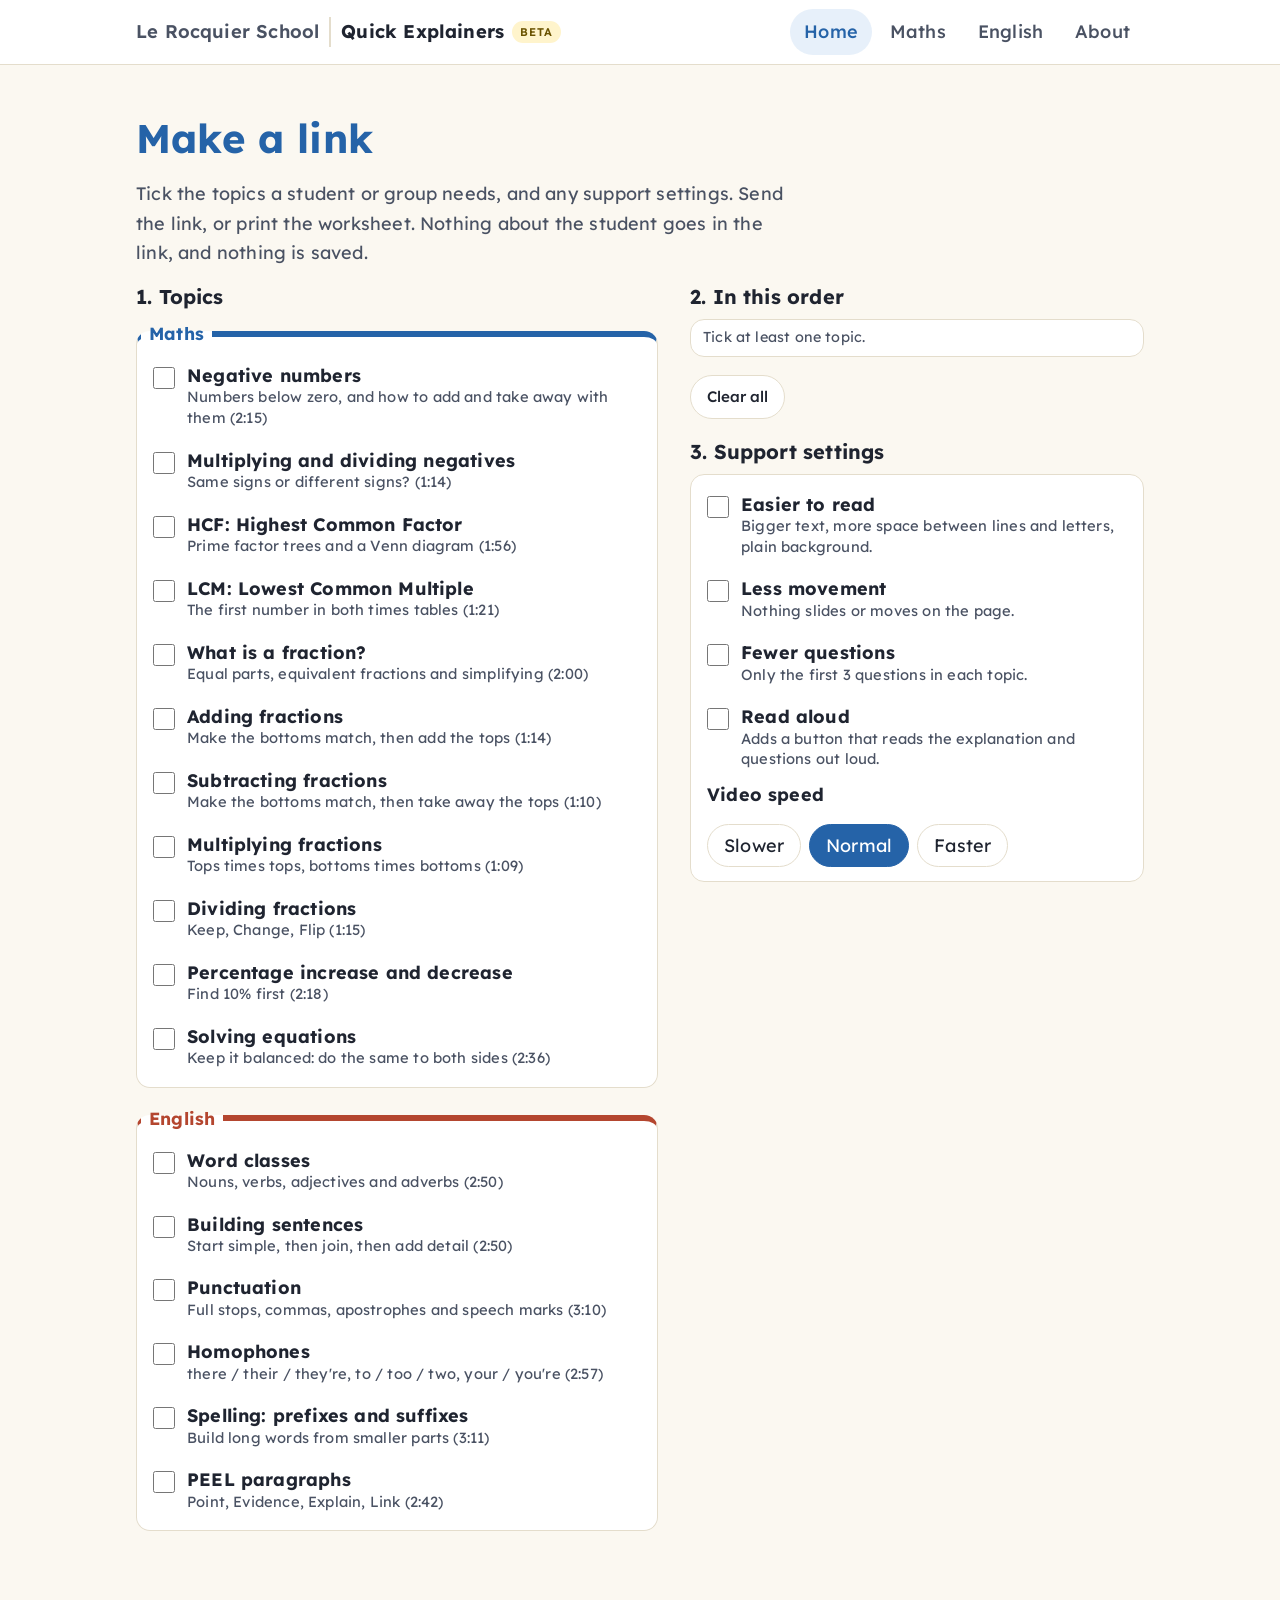
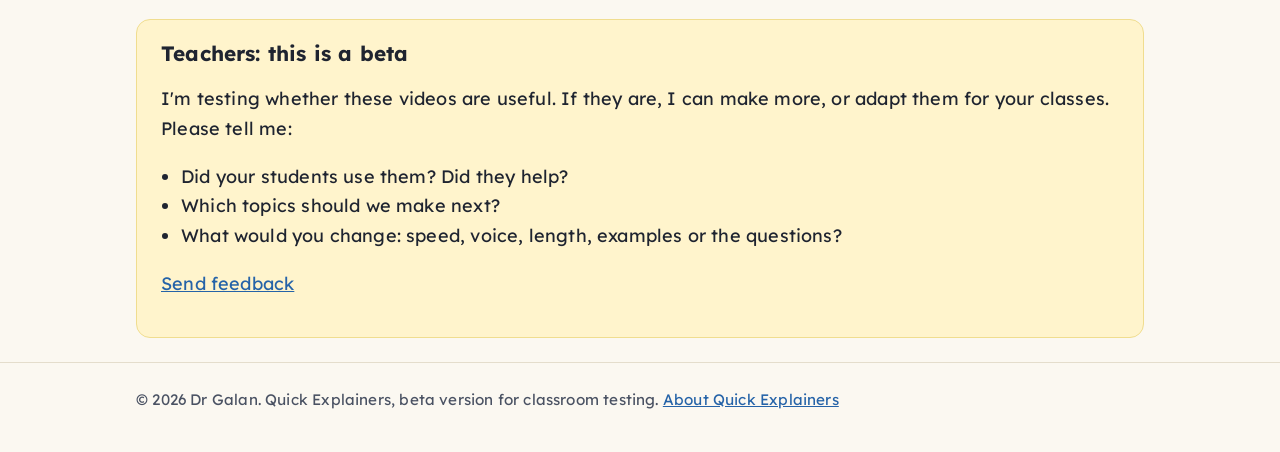
<file: index.html>
<!doctype html>
<html lang="en-GB">
<head>
  <meta charset="utf-8">
  <meta name="viewport" content="width=device-width, initial-scale=1">
  <title>Quick Explainers – make a link</title>
  <meta name="description" content="Teachers: choose topics and settings, then share a link or print a worksheet.">
    <link rel="preconnect" href="https://fonts.googleapis.com">
  <link rel="preconnect" href="https://fonts.gstatic.com" crossorigin>
  <link href="https://fonts.googleapis.com/css2?family=Lexend:wght@400;500;600;700&display=swap" rel="stylesheet">
  <link rel="stylesheet" href="css/style.css">
</head>
<body class="builder">
  <header class="site-header">
    <div class="wrap">
      <a class="brand" href="index.html"><span class="school">Le Rocquier School</span> Quick Explainers <span class="beta">Beta</span></a>
      <nav class="site-nav" aria-label="Main">
        <a href="index.html" aria-current="page">Home</a>
        <a href="maths.html">Maths</a>
        <a href="english.html">English</a>
        <a href="about.html">About</a>
      </nav>
    </div>
  </header>

  <main class="wrap" id="builderApp">
    <section class="page-hero">
      <h1>Make a link</h1>
      <p>Tick the topics a student or group needs, and any support settings. Send the link, or print the worksheet. Nothing about the student goes in the link, and nothing is saved.</p>
    </section>

    <div class="builder-grid">
      <div>
        <h2>1. Topics</h2>
        <div id="topicLists"><p class="loading">Loading topics…</p></div>
      </div>
      <div class="builder-side">
        <h2>2. In this order</h2>
        <ol class="order" id="order"></ol>
        <p><button class="btn" type="button" id="clearAll">Clear all</button></p>

        <h2>3. Support settings</h2>
        <div id="settingsBox" class="settings-body"></div>

        <div id="output" hidden>
          <h2>4. Share</h2>
          <label class="out-label" for="studentLink">Student link</label>
          <div class="out-row"><input id="studentLink" readonly><button class="btn" type="button" id="copyStudent">Copy</button><a class="btn" id="openStudent" target="_blank" rel="noopener">Open</a></div>
          <label class="out-label" for="sheetLink">Printable worksheet</label>
          <div class="out-row"><input id="sheetLink" readonly><button class="btn" type="button" id="copySheet">Copy</button><a class="btn" id="openSheet" target="_blank" rel="noopener">Open</a></div>
          <details class="qr-box"><summary>Show a QR code for the board</summary><div id="qr"></div></details>
        </div>
      </div>
    </div>

    <section aria-labelledby="beta">
      <div class="callout">
        <h2 id="beta">Teachers: this is a beta</h2>
        <p>I'm testing whether these videos are useful. If they are, I can make more, or adapt them for your classes. Please tell me:</p>
        <ul>
          <li>Did your students use them? Did they help?</li>
          <li>Which topics should we make next?</li>
          <li>What would you change: speed, voice, length, examples or the questions?</li>
        </ul>
        <p><a href="mailto:j.galan@lrs.sch.je?subject=Quick%20Explainers%20feedback">Send feedback</a></p>
      </div>
    </section>
  </main>

  <footer class="site-footer">
    <div class="wrap">&copy; <span id="year">2026</span> Dr Galan. Quick Explainers, beta version for classroom testing. <a href="about.html">About Quick Explainers</a></div>
  </footer>

  <script src="js/vendor/qrcode.js"></script>
  <script src="js/support.js"></script>
  <script src="js/topics.js"></script>
  <script src="js/builder.js"></script>
</body>
</html>
</file>
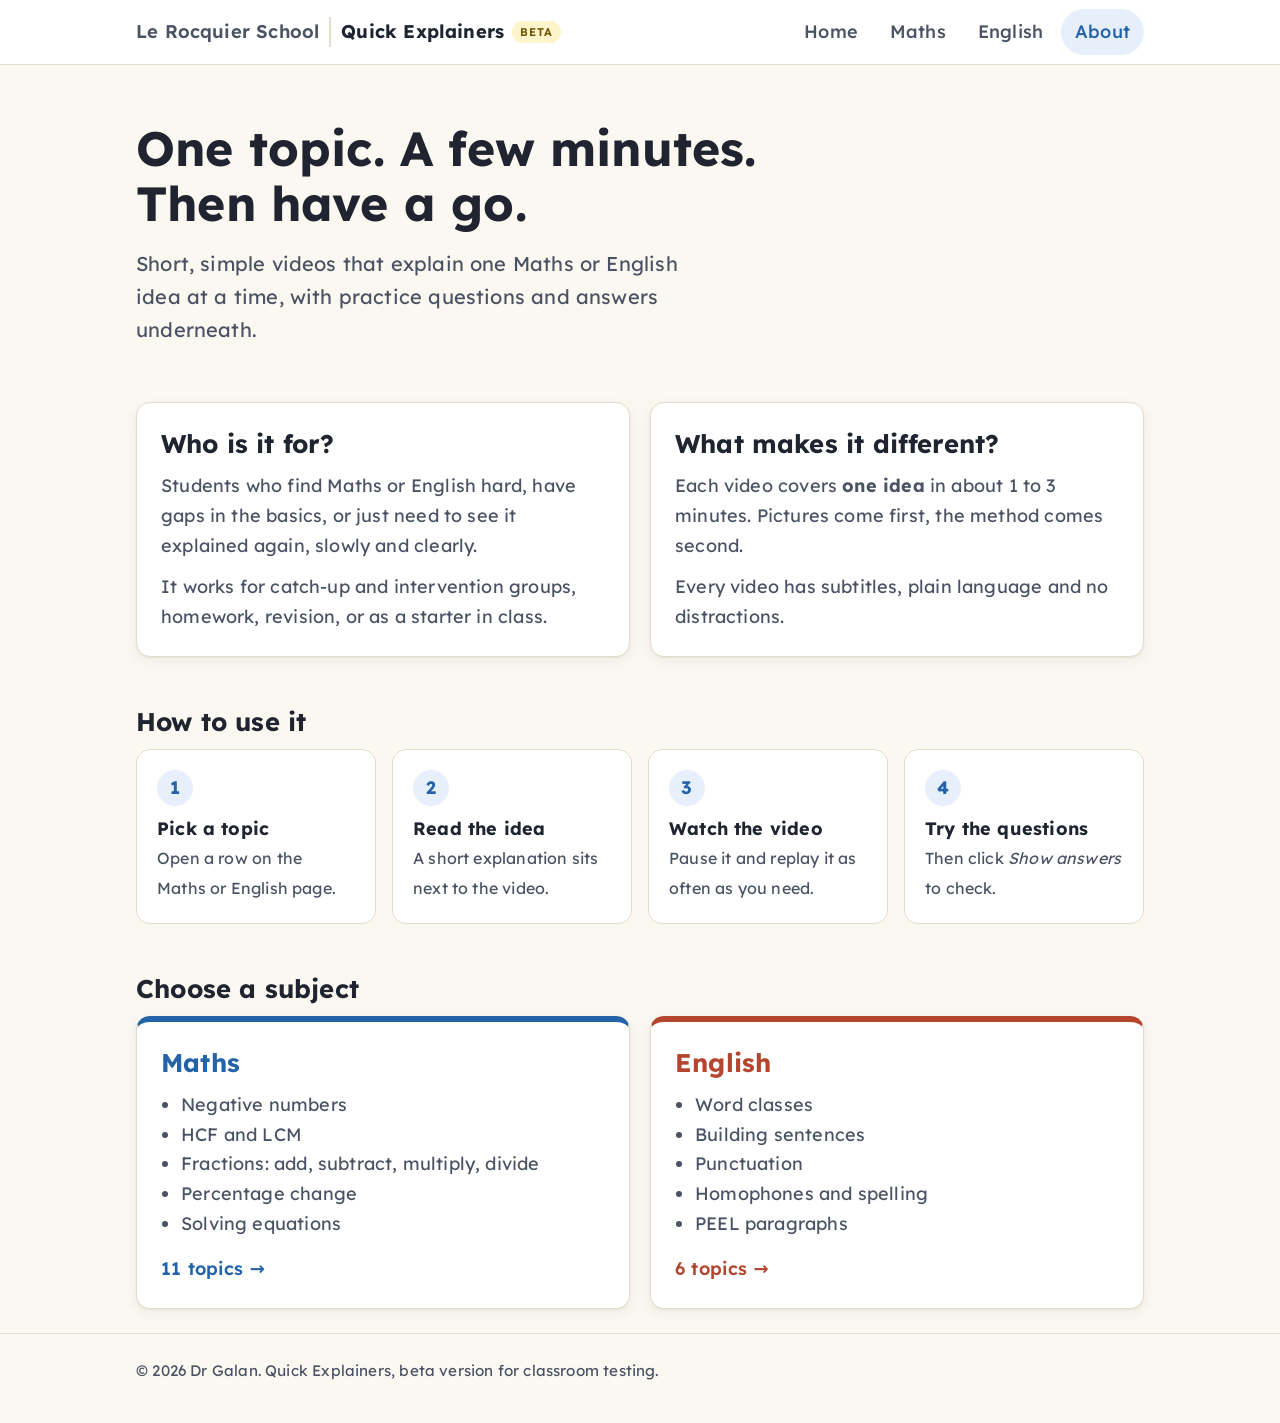
<file: about.html>
<!doctype html>
<html lang="en-GB">
<head>
  <meta charset="utf-8">
  <meta name="viewport" content="width=device-width, initial-scale=1">
  <title>Quick Explainers</title>
  <meta name="description" content="Short Maths and English explainer videos with practice questions, for students who need a quick, clear recap.">
  <link rel="preconnect" href="https://fonts.googleapis.com">
  <link rel="preconnect" href="https://fonts.gstatic.com" crossorigin>
  <link href="https://fonts.googleapis.com/css2?family=Lexend:wght@400;500;600;700&display=swap" rel="stylesheet">
  <link rel="stylesheet" href="css/style.css">
</head>
<body>
  <header class="site-header">
    <div class="wrap">
      <a class="brand" href="index.html"><span class="school">Le Rocquier School</span> Quick Explainers <span class="beta">Beta</span></a>
      <nav class="site-nav" aria-label="Main">
        <a href="index.html">Home</a>
        <a href="maths.html">Maths</a>
        <a href="english.html">English</a>
        <a href="about.html" aria-current="page">About</a>
      </nav>
    </div>
  </header>

  <main class="wrap">
    <section class="hero">
      <h1>One topic. A few minutes.<br>Then have a go.</h1>
      <p class="lead">Short, simple videos that explain one Maths or English idea at a time, with practice questions and answers underneath.</p>
    </section>

    <section aria-labelledby="who">
      <div class="cards">
        <div class="card">
          <h2 id="who">Who is it for?</h2>
          <p>Students who find Maths or English hard, have gaps in the basics, or just need to see it explained again, slowly and clearly.</p>
          <p>It works for catch-up and intervention groups, homework, revision, or as a starter in class.</p>
        </div>
        <div class="card">
          <h2>What makes it different?</h2>
          <p>Each video covers <strong>one idea</strong> in about 1 to 3 minutes. Pictures come first, the method comes second.</p>
          <p>Every video has subtitles, plain language and no distractions.</p>
        </div>
      </div>
    </section>

    <section aria-labelledby="how">
      <h2 id="how">How to use it</h2>
      <ol class="steps">
        <li><strong>Pick a topic</strong><span>Open a row on the Maths or English page.</span></li>
        <li><strong>Read the idea</strong><span>A short explanation sits next to the video.</span></li>
        <li><strong>Watch the video</strong><span>Pause it and replay it as often as you need.</span></li>
        <li><strong>Try the questions</strong><span>Then click <em>Show answers</em> to check.</span></li>
      </ol>
    </section>

    <section aria-labelledby="subjects">
      <h2 id="subjects">Choose a subject</h2>
      <div class="cards">
        <a class="card subject-card maths" href="maths.html">
          <h2>Maths</h2>
          <ul>
            <li>Negative numbers</li>
            <li>HCF and LCM</li>
            <li>Fractions: add, subtract, multiply, divide</li>
            <li>Percentage change</li>
            <li>Solving equations</li>
          </ul>
          <span class="go">11 topics →</span>
        </a>
        <a class="card subject-card english" href="english.html">
          <h2>English</h2>
          <ul>
            <li>Word classes</li>
            <li>Building sentences</li>
            <li>Punctuation</li>
            <li>Homophones and spelling</li>
            <li>PEEL paragraphs</li>
          </ul>
          <span class="go">6 topics →</span>
        </a>
      </div>
    </section>

  </main>

  <footer class="site-footer">
    <div class="wrap">&copy; <span id="year">2026</span> Dr Galan. Quick Explainers, beta version for classroom testing.</div>
  </footer>
</body>
</html>
</file>
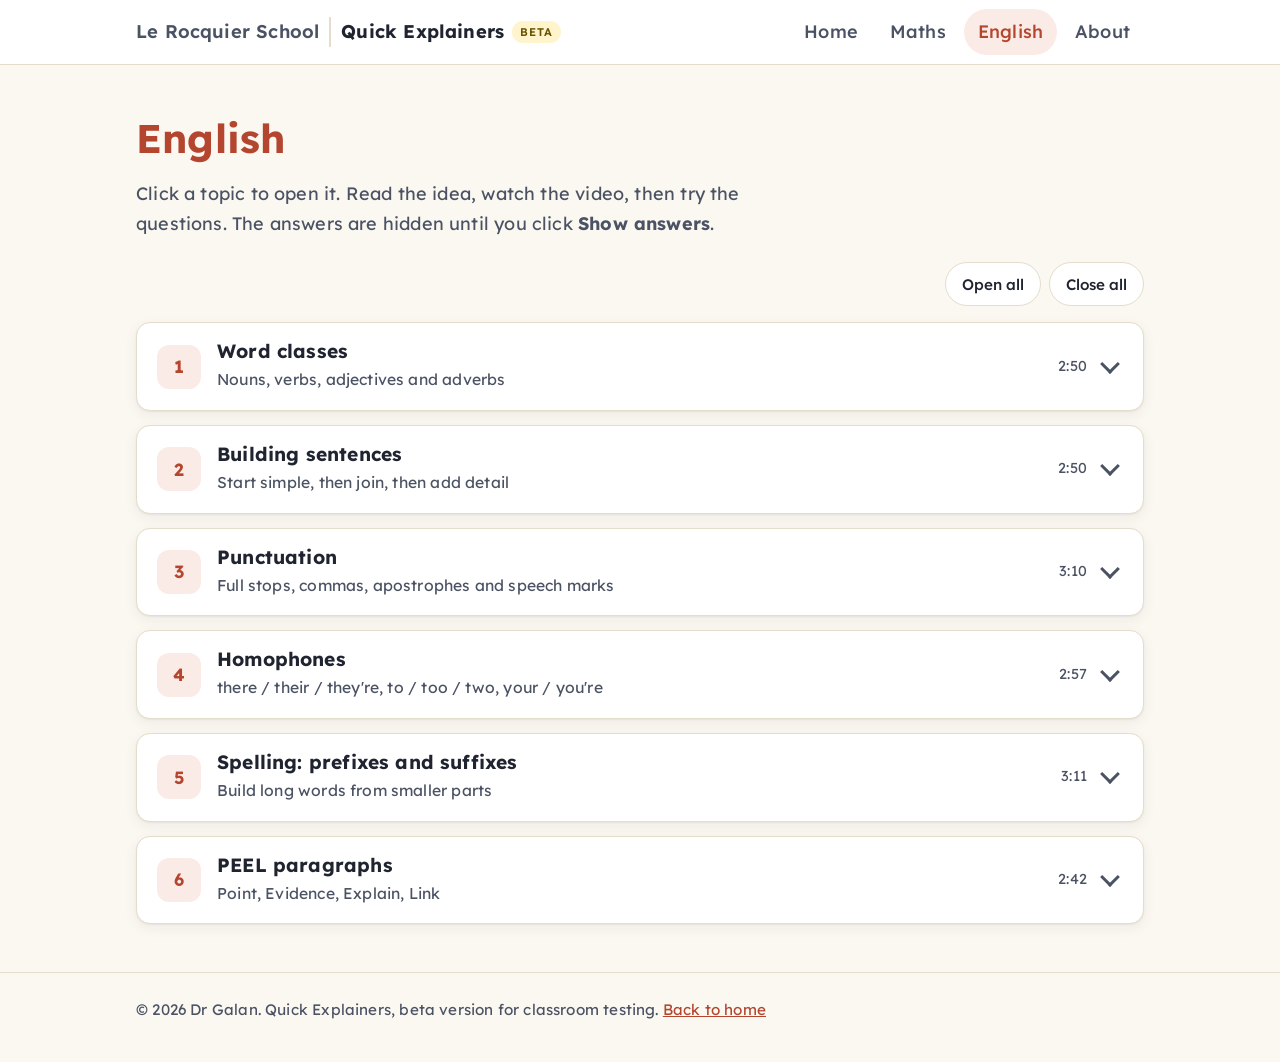
<file: english.html>
<!doctype html>
<html lang="en-GB">
<head>
  <meta charset="utf-8">
  <meta name="viewport" content="width=device-width, initial-scale=1">
  <title>English Explainers</title>
  <meta name="description" content="Short English explainer videos with practice questions and answers.">
  <link rel="preconnect" href="https://fonts.googleapis.com">
  <link rel="preconnect" href="https://fonts.gstatic.com" crossorigin>
  <link href="https://fonts.googleapis.com/css2?family=Lexend:wght@400;500;600;700&display=swap" rel="stylesheet">
  <link rel="stylesheet" href="css/style.css">
</head>
<body class="english">
  <header class="site-header">
    <div class="wrap">
      <a class="brand" href="index.html"><span class="school">Le Rocquier School</span> Quick Explainers <span class="beta">Beta</span></a>
      <nav class="site-nav" aria-label="Main">
        <a href="index.html">Home</a>
        <a href="maths.html">Maths</a>
        <a href="english.html" aria-current="page">English</a>
        <a href="about.html">About</a>
      </nav>
    </div>
  </header>

  <main class="wrap">
    <section class="page-hero">
      <h1>English</h1>
      <p>Click a topic to open it. Read the idea, watch the video, then try the questions. The answers are hidden until you click <strong>Show answers</strong>.</p>
    </section>

    <div class="toolbar">
      <button class="btn" type="button" data-toggle-all="open">Open all</button>
      <button class="btn" type="button" data-toggle-all="close">Close all</button>
    </div>

    <div class="topics">

      <!-- ============ 1. Word classes ============ -->
      <details class="topic" id="word-classes">
        <summary>
          <span class="num">1</span>
          <span class="title"><strong>Word classes</strong><span>Nouns, verbs, adjectives and adverbs</span></span>
          <span class="meta">2:50</span>
          <span class="chev" aria-hidden="true"></span>
        </summary>
        <div class="topic-body">
          <div class="topic-grid">
            <div class="explain">
              <p>Every word in a sentence has a job. The job is called its <strong>word class</strong>.</p>
              <ul>
                <li><strong>Noun</strong>: a person, place, thing or idea. Test: can you put <em>a</em> or <em>the</em> in front?</li>
                <li><strong>Verb</strong>: a doing or being word (ate, run, is, was).</li>
                <li><strong>Adjective</strong>: describes a noun. Test: does it fit in "the ___ dog"?</li>
                <li><strong>Adverb</strong>: describes a verb: how, when or where. Lots end in <em>-ly</em>.</li>
              </ul>
              <p>One word can do different jobs: "I <strong>fish</strong>" (verb) and "a <strong>fish</strong>" (noun).</p>
              <p class="remember">Look at what the word does in the sentence.</p>
            </div>
            <div class="video-box">
              <video controls preload="metadata" playsinline>
                <source src="allVideos/word-classes.mp4" type="video/mp4">
                <track kind="captions" src="allVideos/word-classes.vtt" srclang="en" label="English">
              </video>
            </div>
          </div>
          <div class="practice">
            <h3>Have a go</h3>
            <p class="hint">What word class is the underlined word?</p>
            <ol>
              <li>The <span class="u">cat</span> slept.</li>
              <li>The cat <span class="u">slept</span>.</li>
              <li>The <span class="u">fluffy</span> cat slept.</li>
              <li>The cat slept <span class="u">peacefully</span>.</li>
              <li>We <span class="u">fish</span> every Sunday.</li>
              <li>Find the noun, verb, adjective and adverb: "The tired boy walked slowly."</li>
            </ol>
            <details class="answers">
              <summary><span class="show-label">Show answers</span><span class="hide-label">Hide answers</span></summary>
              <ol>
                <li>Noun</li>
                <li>Verb</li>
                <li>Adjective</li>
                <li>Adverb</li>
                <li>Verb (it is something we do)</li>
                <li>Noun: boy. Verb: walked. Adjective: tired. Adverb: slowly.</li>
              </ol>
            </details>
          </div>
        </div>
      </details>

      <!-- ============ 2. Sentence building ============ -->
      <details class="topic" id="sentence-building">
        <summary>
          <span class="num">2</span>
          <span class="title"><strong>Building sentences</strong><span>Start simple, then join, then add detail</span></span>
          <span class="meta">2:50</span>
          <span class="chev" aria-hidden="true"></span>
        </summary>
        <div class="topic-body">
          <div class="topic-grid">
            <div class="explain">
              <p>A sentence needs a <strong>who</strong> and a <strong>verb</strong>, and it must make sense: "The dog barked."</p>
              <p>"Barked loudly." is <strong>not</strong> a sentence. Who barked?</p>
              <ul>
                <li><strong>Join</strong> two sentences with <em>and</em>, <em>but</em> or <em>so</em>.</li>
                <li>Add a reason or time with <em>because</em>, <em>when</em>, <em>although</em>, <em>if</em>, <em>after</em>.</li>
                <li>If the extra part comes first, add a comma: "Because it was raining, we stayed inside."</li>
                <li><strong>Add detail</strong>: adjectives, adverbs, where or who.</li>
              </ul>
              <p class="remember">Start simple. Then join. Then add detail.</p>
            </div>
            <div class="video-box">
              <video controls preload="metadata" playsinline>
                <source src="allVideos/sentence-building.mp4" type="video/mp4">
                <track kind="captions" src="allVideos/sentence-building.vtt" srclang="en" label="English">
              </video>
            </div>
          </div>
          <div class="practice">
            <h3>Have a go</h3>
            <ol>
              <li>Is "Ran across the road." a sentence? Why?</li>
              <li>Join with <em>so</em>: "I was hungry. I made a sandwich."</li>
              <li>Join with <em>but</em>: "I like football. My brother likes rugby."</li>
              <li>Finish the sentence: "We went to the park because…"</li>
              <li>Swap the parts round and add a comma: "I wear a coat when it is cold."</li>
              <li>Add detail to "The cat sat." Use an adjective, an adverb and a where.</li>
            </ol>
            <details class="answers">
              <summary><span class="show-label">Show answers</span><span class="hide-label">Hide answers</span></summary>
              <ol>
                <li>No. It has a verb (ran) but no <strong>who</strong>. Who ran?</li>
                <li>I was hungry, so I made a sandwich.</li>
                <li>I like football, but my brother likes rugby.</li>
                <li>Many answers. Example: "We went to the park because it was sunny."</li>
                <li>When it is cold, I wear a coat.</li>
                <li>Many answers. Example: "The fat ginger cat sat lazily on the warm wall."</li>
              </ol>
            </details>
          </div>
        </div>
      </details>

      <!-- ============ 3. Punctuation ============ -->
      <details class="topic" id="punctuation">
        <summary>
          <span class="num">3</span>
          <span class="title"><strong>Punctuation</strong><span>Full stops, commas, apostrophes and speech marks</span></span>
          <span class="meta">3:10</span>
          <span class="chev" aria-hidden="true"></span>
        </summary>
        <div class="topic-body">
          <div class="topic-grid">
            <div class="explain">
              <p>Punctuation changes what a sentence means. "Let's eat Grandma!" vs "Let's eat, Grandma!"</p>
              <ul>
                <li>Start with a <strong>capital letter</strong>. End with <strong>. ? or !</strong></li>
                <li><strong>Commas</strong> separate items in a list. Use <em>and</em> before the last one.</li>
                <li><strong>Apostrophe job 1</strong>: missing letters. do not → don't</li>
                <li><strong>Apostrophe job 2</strong>: belonging. the dog's bone</li>
                <li><strong>Speech marks</strong> go round the exact words someone says. The ! or ? goes inside.</li>
              </ul>
              <p class="remember">Little marks, big jobs.</p>
            </div>
            <div class="video-box">
              <video controls preload="metadata" playsinline>
                <source src="allVideos/punctuation.mp4" type="video/mp4">
                <track kind="captions" src="allVideos/punctuation.vtt" srclang="en" label="English">
              </video>
            </div>
          </div>
          <div class="practice">
            <h3>Have a go</h3>
            <ol>
              <li>Add the right capital letter and end mark: "what time is it"</li>
              <li>Add commas: "I bought eggs milk bread and cheese."</li>
              <li>Shorten with an apostrophe: do not, I will, it is</li>
              <li>Use an apostrophe: the hat that belongs to the girl</li>
              <li>Add speech marks: Mia said I love pizza!</li>
              <li>Fix this sentence: "on monday sam and i went to leeds"</li>
            </ol>
            <details class="answers">
              <summary><span class="show-label">Show answers</span><span class="hide-label">Hide answers</span></summary>
              <ol>
                <li>What time is it?</li>
                <li>I bought eggs, milk, bread and cheese.</li>
                <li>don't, I'll, it's</li>
                <li>the girl's hat</li>
                <li>Mia said, "I love pizza!"</li>
                <li>On Monday, Sam and I went to Leeds. (Days, names, places and "I" need capitals.)</li>
              </ol>
            </details>
          </div>
        </div>
      </details>

      <!-- ============ 4. Homophones ============ -->
      <details class="topic" id="homophones">
        <summary>
          <span class="num">4</span>
          <span class="title"><strong>Homophones</strong><span>there / their / they're, to / too / two, your / you're</span></span>
          <span class="meta">2:57</span>
          <span class="chev" aria-hidden="true"></span>
        </summary>
        <div class="topic-body">
          <div class="topic-grid">
            <div class="explain">
              <p><strong>Homophones</strong> sound the same but mean different things. The spelling tells the reader which one you mean.</p>
              <ul>
                <li><strong>there</strong>: a place (it has <em>here</em> inside it).</li>
                <li><strong>their</strong>: belongs to them (it has an <em>i</em>, and I own things).</li>
                <li><strong>they're</strong>: they are.</li>
                <li><strong>two</strong>: the number 2 (twins, twice).</li>
                <li><strong>too</strong>: too much, or also (it has an extra o).</li>
                <li><strong>to</strong>: everything else: go to school.</li>
                <li><strong>your</strong>: belongs to you. <strong>you're</strong>: you are.</li>
              </ul>
              <p class="remember">Say it the long way. If "they are" or "you are" makes sense, use the apostrophe.</p>
            </div>
            <div class="video-box">
              <video controls preload="metadata" playsinline>
                <source src="allVideos/homophones.mp4" type="video/mp4">
                <track kind="captions" src="allVideos/homophones.vtt" srclang="en" label="English">
              </video>
            </div>
          </div>
          <div class="practice">
            <h3>Have a go</h3>
            <p class="hint">Fill each gap with the right word.</p>
            <ol>
              <li><span class="gap"></span> going to be late. (there / their / they're)</li>
              <li>I left my bag over <span class="gap"></span>. (there / their / they're)</li>
              <li>The children put on <span class="gap"></span> coats. (there / their / they're)</li>
              <li>I have <span class="gap"></span> sisters. (to / too / two)</li>
              <li>This tea is <span class="gap"></span> hot. (to / too / two)</li>
              <li>We walked <span class="gap"></span> the shop. (to / too / two)</li>
              <li>Is this <span class="gap"></span> pen? (your / you're)</li>
              <li><span class="gap"></span> my best friend. (your / you're)</li>
            </ol>
            <details class="answers">
              <summary><span class="show-label">Show answers</span><span class="hide-label">Hide answers</span></summary>
              <ol>
                <li>They're (they are going to be late)</li>
                <li>there (a place)</li>
                <li>their (the coats belong to them)</li>
                <li>two (the number)</li>
                <li>too (too much)</li>
                <li>to</li>
                <li>your (belongs to you)</li>
                <li>You're (you are my best friend)</li>
              </ol>
            </details>
          </div>
        </div>
      </details>

      <!-- ============ 5. Spelling: prefixes and suffixes ============ -->
      <details class="topic" id="spelling-morphology">
        <summary>
          <span class="num">5</span>
          <span class="title"><strong>Spelling: prefixes and suffixes</strong><span>Build long words from smaller parts</span></span>
          <span class="meta">3:11</span>
          <span class="chev" aria-hidden="true"></span>
        </summary>
        <div class="topic-body">
          <div class="topic-grid">
            <div class="explain">
              <p>Long words are built from parts: <strong>un + happi + ness</strong>.</p>
              <ul>
                <li>The <strong>root</strong> is the main word (happy).</li>
                <li>A <strong>prefix</strong> goes at the front. un- = not, re- = again. Just add it: mis + spell = misspell.</li>
                <li>A <strong>suffix</strong> goes at the end. -ful = full of, -less = without.</li>
              </ul>
              <p>Three suffix rules:</p>
              <ol>
                <li><strong>Drop the e</strong> if the suffix starts with a vowel: hope + ing = hoping</li>
                <li><strong>Change y to i</strong> after a consonant: happy + ness = happiness (but keep the y before -ing: carrying)</li>
                <li><strong>Double the last letter</strong> after a short vowel: run + ing = running</li>
              </ol>
              <p class="remember">Break it into parts. Then check the rules.</p>
            </div>
            <div class="video-box">
              <video controls preload="metadata" playsinline>
                <source src="allVideos/spelling-morphology.mp4" type="video/mp4">
                <track kind="captions" src="allVideos/spelling-morphology.vtt" srclang="en" label="English">
              </video>
            </div>
          </div>
          <div class="practice">
            <h3>Have a go</h3>
            <ol>
              <li>Split into prefix + root + suffix: unhelpful</li>
              <li>Add the prefix: un + tidy, re + write, mis + spell</li>
              <li>Drop the e: hope + ing, make + ing. And: care + ful (careful: does the e go?)</li>
              <li>Change y to i: happy + ness, carry + ed. And: carry + ing</li>
              <li>Double the letter: swim + ing, stop + ed, hot + est</li>
              <li>Make three words from the root <strong>kind</strong>.</li>
            </ol>
            <details class="answers">
              <summary><span class="show-label">Show answers</span><span class="hide-label">Hide answers</span></summary>
              <ol>
                <li>un + help + ful</li>
                <li>untidy, rewrite, misspell</li>
                <li>hoping, making. careful keeps the e, because -ful starts with a consonant.</li>
                <li>happiness, carried. carrying keeps the y before -ing.</li>
                <li>swimming, stopped, hottest</li>
                <li>Examples: unkind, kindness, kindly, unkindness, kinder</li>
              </ol>
            </details>
          </div>
        </div>
      </details>

      <!-- ============ 6. PEEL paragraphs ============ -->
      <details class="topic" id="peel">
        <summary>
          <span class="num">6</span>
          <span class="title"><strong>PEEL paragraphs</strong><span>Point, Evidence, Explain, Link</span></span>
          <span class="meta">2:42</span>
          <span class="chev" aria-hidden="true"></span>
        </summary>
        <div class="topic-body">
          <div class="topic-grid">
            <div class="explain">
              <p>A paragraph is a group of sentences about <strong>one idea</strong>. PEEL is a recipe for building one.</p>
              <ul>
                <li><strong>P – Point</strong>: answer the question. <em>The writer shows…</em></li>
                <li><strong>E – Evidence</strong>: a short quote. <em>For example, "…"</em></li>
                <li><strong>E – Explain</strong>: zoom in on words. <em>The word "…" suggests…</em></li>
                <li><strong>L – Link</strong>: back to the question. <em>This shows…</em></li>
              </ul>
              <p>The most common mistake is the <strong>quote dump</strong>: dropping in a quote and never explaining it.</p>
              <p class="remember">Explain is the most important part. Always explain your quote.</p>
            </div>
            <div class="video-box">
              <video controls preload="metadata" playsinline>
                <source src="allVideos/peel.mp4" type="video/mp4">
                <track kind="captions" src="allVideos/peel.vtt" srclang="en" label="English">
              </video>
            </div>
          </div>
          <div class="practice">
            <h3>Have a go</h3>
            <p class="hint">Read the extract, then answer the questions.</p>
            <p class="extract">The wind howled around the empty house. Windows rattled, and the old door creaked open on its own.</p>
            <p><strong>Question:</strong> How does the writer make the house seem scary?</p>
            <ol>
              <li>What do the letters P, E, E, L stand for?</li>
              <li>Put these sentences in PEEL order:
                <br>A. This shows the house is a frightening place where something strange could happen.
                <br>B. The writer shows that the house is scary.
                <br>C. The word "howled" suggests the wind sounds like a wild animal, which makes the reader feel uneasy.
                <br>D. For example, "The wind howled around the empty house."</li>
              <li>"The house is scary. For example, 'the old door creaked open on its own.'" Which part is missing?</li>
              <li>Write an Explain sentence about the word <strong>"creaked"</strong>.</li>
            </ol>
            <details class="answers">
              <summary><span class="show-label">Show answers</span><span class="hide-label">Hide answers</span></summary>
              <ol>
                <li>Point, Evidence, Explain, Link</li>
                <li>B, D, C, A</li>
                <li>Explain (and Link). It is a quote dump: the quote is never explained.</li>
                <li>Many answers. Example: "The word 'creaked' suggests the door is old and slow, and makes the reader wonder who or what opened it."</li>
              </ol>
            </details>
          </div>
        </div>
      </details>

    </div>
  </main>

  <footer class="site-footer">
    <div class="wrap">&copy; <span id="year">2026</span> Dr Galan. Quick Explainers, beta version for classroom testing. <a href="index.html">Back to home</a></div>
  </footer>

  <script src="js/support.js"></script>
  <script src="js/app.js"></script>
</body>
</html>
</file>
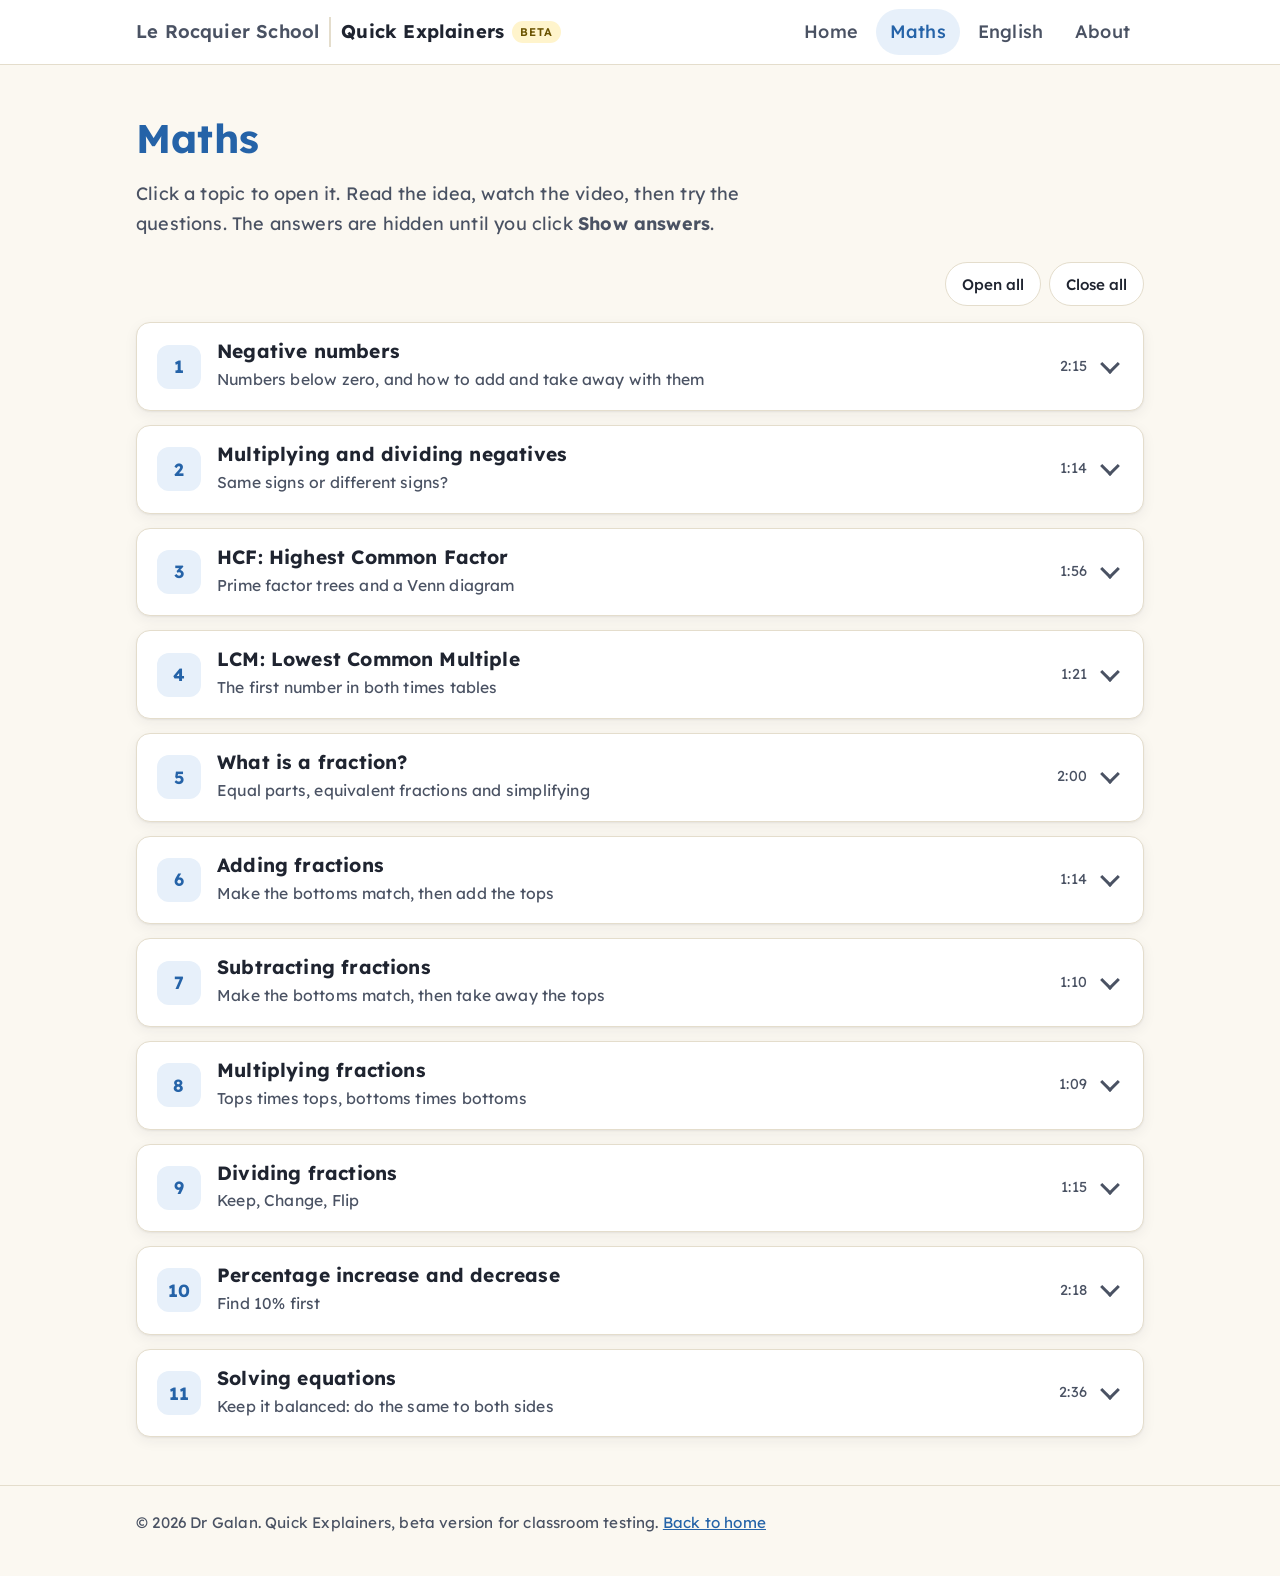
<file: maths.html>
<!doctype html>
<html lang="en-GB">
<head>
  <meta charset="utf-8">
  <meta name="viewport" content="width=device-width, initial-scale=1">
  <title>Maths Explainers</title>
  <meta name="description" content="Short Maths explainer videos with practice questions and answers.">
  <link rel="preconnect" href="https://fonts.googleapis.com">
  <link rel="preconnect" href="https://fonts.gstatic.com" crossorigin>
  <link href="https://fonts.googleapis.com/css2?family=Lexend:wght@400;500;600;700&display=swap" rel="stylesheet">
  <link rel="stylesheet" href="css/style.css">
</head>
<body class="maths">
  <header class="site-header">
    <div class="wrap">
      <a class="brand" href="index.html"><span class="school">Le Rocquier School</span> Quick Explainers <span class="beta">Beta</span></a>
      <nav class="site-nav" aria-label="Main">
        <a href="index.html">Home</a>
        <a href="maths.html" aria-current="page">Maths</a>
        <a href="english.html">English</a>
        <a href="about.html">About</a>
      </nav>
    </div>
  </header>

  <main class="wrap">
    <section class="page-hero">
      <h1>Maths</h1>
      <p>Click a topic to open it. Read the idea, watch the video, then try the questions. The answers are hidden until you click <strong>Show answers</strong>.</p>
    </section>

    <div class="toolbar">
      <button class="btn" type="button" data-toggle-all="open">Open all</button>
      <button class="btn" type="button" data-toggle-all="close">Close all</button>
    </div>

    <div class="topics">

      <!-- ============ 1. Negative numbers ============ -->
      <details class="topic" id="negative-numbers">
        <summary>
          <span class="num">1</span>
          <span class="title"><strong>Negative numbers</strong><span>Numbers below zero, and how to add and take away with them</span></span>
          <span class="meta">2:15</span>
          <span class="chev" aria-hidden="true"></span>
        </summary>
        <div class="topic-body">
          <div class="topic-grid">
            <div class="explain">
              <p>Negative numbers are numbers <strong>below zero</strong>, like the temperature on a very cold day: −3°C.</p>
              <p>On a number line, zero is in the middle. Negatives are on the left, positives are on the right. <strong>Further right means bigger</strong>, so −2 is bigger than −5.</p>
              <ul>
                <li><strong>Adding</strong>: move right.</li>
                <li><strong>Taking away</strong>: move left.</li>
                <li>Adding a negative is the same as taking away: 3 + (−5) = 3 − 5</li>
                <li>Taking away a negative is the same as adding: 1 − (−3) = 1 + 3</li>
              </ul>
              <p class="remember">Two minus signs next to each other make a plus.</p>
            </div>
            <div class="video-box">
              <video controls preload="metadata" playsinline>
                <source src="allVideos/negative-numbers.mp4" type="video/mp4">
                <track kind="captions" src="allVideos/negative-numbers.vtt" srclang="en" label="English">
              </video>
            </div>
          </div>
          <div class="practice">
            <h3>Have a go</h3>
            <p class="hint">Draw a number line if it helps.</p>
            <ol>
              <li>Which is bigger: −7 or −2?</li>
              <li>3 − 8 =</li>
              <li>−6 + 4 =</li>
              <li>5 + (−3) =</li>
              <li>−2 − (−6) =</li>
              <li>It is −4°C in the morning. By lunch it is 9 degrees warmer. What is the temperature at lunch?</li>
            </ol>
            <details class="answers">
              <summary><span class="show-label">Show answers</span><span class="hide-label">Hide answers</span></summary>
              <ol>
                <li>−2 (it is further right)</li>
                <li>−5</li>
                <li>−2</li>
                <li>2 (same as 5 − 3)</li>
                <li>4 (same as −2 + 6)</li>
                <li>5°C</li>
              </ol>
            </details>
          </div>
        </div>
      </details>

      <!-- ============ 2. Multiplying and dividing negatives ============ -->
      <details class="topic" id="negative-multiply">
        <summary>
          <span class="num">2</span>
          <span class="title"><strong>Multiplying and dividing negatives</strong><span>Same signs or different signs?</span></span>
          <span class="meta">1:14</span>
          <span class="chev" aria-hidden="true"></span>
        </summary>
        <div class="topic-body">
          <div class="topic-grid">
            <div class="explain">
              <p>When you multiply or divide with negative numbers, do it in two steps:</p>
              <ol>
                <li>Work out the numbers, ignoring the signs.</li>
                <li>Then choose the sign.</li>
              </ol>
              <ul>
                <li><strong>Same signs</strong> → answer is <strong>positive</strong>. −3 × −4 = 12</li>
                <li><strong>Different signs</strong> → answer is <strong>negative</strong>. 3 × −4 = −12</li>
              </ul>
              <p>Dividing uses exactly the same rule.</p>
              <p class="remember">Same signs: positive. Different signs: negative.</p>
            </div>
            <div class="video-box">
              <video controls preload="metadata" playsinline>
                <source src="allVideos/negative-multiply.mp4" type="video/mp4">
                <track kind="captions" src="allVideos/negative-multiply.vtt" srclang="en" label="English">
              </video>
            </div>
          </div>
          <div class="practice">
            <h3>Have a go</h3>
            <ol>
              <li>4 × −3 =</li>
              <li>−5 × −2 =</li>
              <li>−7 × 3 =</li>
              <li>−24 ÷ 6 =</li>
              <li>−18 ÷ −3 =</li>
              <li>Challenge: −2 × −2 × −2 =</li>
            </ol>
            <details class="answers">
              <summary><span class="show-label">Show answers</span><span class="hide-label">Hide answers</span></summary>
              <ol>
                <li>−12</li>
                <li>10</li>
                <li>−21</li>
                <li>−4</li>
                <li>6</li>
                <li>−8 (−2 × −2 = 4, then 4 × −2 = −8)</li>
              </ol>
            </details>
          </div>
        </div>
      </details>

      <!-- ============ 3. HCF ============ -->
      <details class="topic" id="hcf">
        <summary>
          <span class="num">3</span>
          <span class="title"><strong>HCF: Highest Common Factor</strong><span>Prime factor trees and a Venn diagram</span></span>
          <span class="meta">1:56</span>
          <span class="chev" aria-hidden="true"></span>
        </summary>
        <div class="topic-body">
          <div class="topic-grid">
            <div class="explain">
              <p>The HCF is the <strong>biggest number that goes into both</strong> numbers.</p>
              <ol>
                <li>Split each number into primes with a factor tree. Start with the smallest prime, 2.</li>
                <li>Write each number as primes multiplied: 12 = 2 × 2 × 3, 18 = 2 × 3 × 3</li>
                <li>Put the primes in a Venn diagram. Primes they share go in the middle.</li>
                <li>Multiply the middle: 2 × 3 = 6. The HCF of 12 and 18 is 6.</li>
              </ol>
              <p class="remember">Middle for HCF. Everything for LCM.</p>
            </div>
            <div class="video-box">
              <video controls preload="metadata" playsinline>
                <source src="allVideos/hcf.mp4" type="video/mp4">
                <track kind="captions" src="allVideos/hcf.vtt" srclang="en" label="English">
              </video>
            </div>
          </div>
          <div class="practice">
            <h3>Have a go</h3>
            <ol>
              <li>Write 20 as a product of primes.</li>
              <li>Find the HCF of 8 and 12.</li>
              <li>Find the HCF of 15 and 25.</li>
              <li>Find the HCF of 18 and 24.</li>
              <li>Find the HCF of 36 and 48.</li>
              <li>Challenge: find the HCF of 30 and 42.</li>
            </ol>
            <details class="answers">
              <summary><span class="show-label">Show answers</span><span class="hide-label">Hide answers</span></summary>
              <ol>
                <li>20 = 2 × 2 × 5 = 2² × 5</li>
                <li>4</li>
                <li>5</li>
                <li>6</li>
                <li>12</li>
                <li>6 (30 = 2 × 3 × 5, 42 = 2 × 3 × 7, middle is 2 × 3)</li>
              </ol>
            </details>
          </div>
        </div>
      </details>

      <!-- ============ 4. LCM ============ -->
      <details class="topic" id="lcm">
        <summary>
          <span class="num">4</span>
          <span class="title"><strong>LCM: Lowest Common Multiple</strong><span>The first number in both times tables</span></span>
          <span class="meta">1:21</span>
          <span class="chev" aria-hidden="true"></span>
        </summary>
        <div class="topic-body">
          <div class="topic-grid">
            <div class="explain">
              <p><strong>Multiples</strong> are the numbers in a times table.</p>
              <p>To find the LCM, list the multiples of both numbers and find the <strong>smallest</strong> one that is in both lists.</p>
              <p>4: 4, 8, <strong>12</strong>, 16, 20, 24…<br>6: 6, <strong>12</strong>, 18, 24…</p>
              <p>24 is in both lists too, but 12 comes first. So the LCM of 4 and 6 is 12.</p>
              <p>We need the LCM to add and subtract fractions with different bottoms.</p>
              <p class="remember">LCM = the smallest number in both times tables.</p>
            </div>
            <div class="video-box">
              <video controls preload="metadata" playsinline>
                <source src="allVideos/lcm.mp4" type="video/mp4">
                <track kind="captions" src="allVideos/lcm.vtt" srclang="en" label="English">
              </video>
            </div>
          </div>
          <div class="practice">
            <h3>Have a go</h3>
            <ol>
              <li>Find the LCM of 3 and 4.</li>
              <li>Find the LCM of 5 and 10.</li>
              <li>Find the LCM of 6 and 8.</li>
              <li>Find the LCM of 4 and 10.</li>
              <li>Find the LCM of 9 and 12.</li>
              <li>One bus leaves every 6 minutes. Another leaves every 9 minutes. They both leave at 9:00. When do they next leave together?</li>
            </ol>
            <details class="answers">
              <summary><span class="show-label">Show answers</span><span class="hide-label">Hide answers</span></summary>
              <ol>
                <li>12</li>
                <li>10</li>
                <li>24</li>
                <li>20</li>
                <li>36</li>
                <li>9:18 (the LCM of 6 and 9 is 18)</li>
              </ol>
            </details>
          </div>
        </div>
      </details>

      <!-- ============ 5. Fractions ============ -->
      <details class="topic" id="fractions">
        <summary>
          <span class="num">5</span>
          <span class="title"><strong>What is a fraction?</strong><span>Equal parts, equivalent fractions and simplifying</span></span>
          <span class="meta">2:00</span>
          <span class="chev" aria-hidden="true"></span>
        </summary>
        <div class="topic-body">
          <div class="topic-grid">
            <div class="explain">
              <p>A fraction is <strong>part of a whole</strong>. The parts must be <strong>equal</strong>.</p>
              <ul>
                <li>The <strong>bottom</strong> number: how many equal parts in total.</li>
                <li>The <strong>top</strong> number: how many parts we colour in.</li>
              </ul>
              <p><strong>Equivalent fractions</strong> are the same amount with different names: <span class="frac"><span class="sr-only">1 over 2</span><span class="top" aria-hidden="true">1</span><span class="bot" aria-hidden="true">2</span></span> = <span class="frac"><span class="sr-only">2 over 4</span><span class="top" aria-hidden="true">2</span><span class="bot" aria-hidden="true">4</span></span> = <span class="frac"><span class="sr-only">4 over 8</span><span class="top" aria-hidden="true">4</span><span class="bot" aria-hidden="true">8</span></span></p>
              <p>To make one, multiply the top <em>and</em> the bottom by the same number. To <strong>simplify</strong>, divide the top and bottom by their HCF: <span class="frac"><span class="sr-only">6 over 8</span><span class="top" aria-hidden="true">6</span><span class="bot" aria-hidden="true">8</span></span> → <span class="frac"><span class="sr-only">3 over 4</span><span class="top" aria-hidden="true">3</span><span class="bot" aria-hidden="true">4</span></span></p>
              <p class="remember">Whatever you do to the top, do to the bottom.</p>
            </div>
            <div class="video-box">
              <video controls preload="metadata" playsinline>
                <source src="allVideos/fractions.mp4" type="video/mp4">
                <track kind="captions" src="allVideos/fractions.vtt" srclang="en" label="English">
              </video>
            </div>
          </div>
          <div class="practice">
            <h3>Have a go</h3>
            <ol>
              <li>A bar is cut into 5 equal parts. 2 parts are coloured. What fraction is coloured?</li>
              <li>Fill the gap: <span class="frac"><span class="sr-only">1 over 2</span><span class="top" aria-hidden="true">1</span><span class="bot" aria-hidden="true">2</span></span> = <span class="frac"><span class="sr-only">? over 8</span><span class="top" aria-hidden="true">?</span><span class="bot" aria-hidden="true">8</span></span></li>
              <li>Fill the gap: <span class="frac"><span class="sr-only">2 over 3</span><span class="top" aria-hidden="true">2</span><span class="bot" aria-hidden="true">3</span></span> = <span class="frac"><span class="sr-only">? over 12</span><span class="top" aria-hidden="true">?</span><span class="bot" aria-hidden="true">12</span></span></li>
              <li>Simplify <span class="frac"><span class="sr-only">4 over 8</span><span class="top" aria-hidden="true">4</span><span class="bot" aria-hidden="true">8</span></span></li>
              <li>Simplify <span class="frac"><span class="sr-only">9 over 12</span><span class="top" aria-hidden="true">9</span><span class="bot" aria-hidden="true">12</span></span></li>
              <li>Simplify <span class="frac"><span class="sr-only">10 over 15</span><span class="top" aria-hidden="true">10</span><span class="bot" aria-hidden="true">15</span></span></li>
            </ol>
            <details class="answers">
              <summary><span class="show-label">Show answers</span><span class="hide-label">Hide answers</span></summary>
              <ol>
                <li><span class="frac"><span class="sr-only">2 over 5</span><span class="top" aria-hidden="true">2</span><span class="bot" aria-hidden="true">5</span></span></li>
                <li>4 (× 4 on top and bottom)</li>
                <li>8 (× 4 on top and bottom)</li>
                <li><span class="frac"><span class="sr-only">1 over 2</span><span class="top" aria-hidden="true">1</span><span class="bot" aria-hidden="true">2</span></span> (÷ 4)</li>
                <li><span class="frac"><span class="sr-only">3 over 4</span><span class="top" aria-hidden="true">3</span><span class="bot" aria-hidden="true">4</span></span> (÷ 3)</li>
                <li><span class="frac"><span class="sr-only">2 over 3</span><span class="top" aria-hidden="true">2</span><span class="bot" aria-hidden="true">3</span></span> (÷ 5)</li>
              </ol>
            </details>
          </div>
        </div>
      </details>

      <!-- ============ 6. Adding fractions ============ -->
      <details class="topic" id="add-fractions">
        <summary>
          <span class="num">6</span>
          <span class="title"><strong>Adding fractions</strong><span>Make the bottoms match, then add the tops</span></span>
          <span class="meta">1:14</span>
          <span class="chev" aria-hidden="true"></span>
        </summary>
        <div class="topic-body">
          <div class="topic-grid">
            <div class="explain">
              <p>If the bottoms are the <strong>same</strong>, add the tops. The bottom stays the same: <span class="frac"><span class="sr-only">1 over 5</span><span class="top" aria-hidden="true">1</span><span class="bot" aria-hidden="true">5</span></span> + <span class="frac"><span class="sr-only">2 over 5</span><span class="top" aria-hidden="true">2</span><span class="bot" aria-hidden="true">5</span></span> = <span class="frac"><span class="sr-only">3 over 5</span><span class="top" aria-hidden="true">3</span><span class="bot" aria-hidden="true">5</span></span></p>
              <p><strong>Never add the bottoms.</strong> The size of the parts does not change.</p>
              <p>If the bottoms are <strong>different</strong>, the parts are different sizes:</p>
              <ol>
                <li>Find the LCM of the bottoms (3 and 4 → 12).</li>
                <li>Change both fractions: <span class="frac"><span class="sr-only">1 over 3</span><span class="top" aria-hidden="true">1</span><span class="bot" aria-hidden="true">3</span></span> = <span class="frac"><span class="sr-only">4 over 12</span><span class="top" aria-hidden="true">4</span><span class="bot" aria-hidden="true">12</span></span>, <span class="frac"><span class="sr-only">1 over 4</span><span class="top" aria-hidden="true">1</span><span class="bot" aria-hidden="true">4</span></span> = <span class="frac"><span class="sr-only">3 over 12</span><span class="top" aria-hidden="true">3</span><span class="bot" aria-hidden="true">12</span></span></li>
                <li>Add the tops: <span class="frac"><span class="sr-only">4 over 12</span><span class="top" aria-hidden="true">4</span><span class="bot" aria-hidden="true">12</span></span> + <span class="frac"><span class="sr-only">3 over 12</span><span class="top" aria-hidden="true">3</span><span class="bot" aria-hidden="true">12</span></span> = <span class="frac"><span class="sr-only">7 over 12</span><span class="top" aria-hidden="true">7</span><span class="bot" aria-hidden="true">12</span></span></li>
              </ol>
              <p class="remember">Make the bottoms match, then add the tops.</p>
            </div>
            <div class="video-box">
              <video controls preload="metadata" playsinline>
                <source src="allVideos/add-fractions.mp4" type="video/mp4">
                <track kind="captions" src="allVideos/add-fractions.vtt" srclang="en" label="English">
              </video>
            </div>
          </div>
          <div class="practice">
            <h3>Have a go</h3>
            <ol>
              <li><span class="frac"><span class="sr-only">1 over 7</span><span class="top" aria-hidden="true">1</span><span class="bot" aria-hidden="true">7</span></span> + <span class="frac"><span class="sr-only">3 over 7</span><span class="top" aria-hidden="true">3</span><span class="bot" aria-hidden="true">7</span></span> =</li>
              <li><span class="frac"><span class="sr-only">2 over 9</span><span class="top" aria-hidden="true">2</span><span class="bot" aria-hidden="true">9</span></span> + <span class="frac"><span class="sr-only">5 over 9</span><span class="top" aria-hidden="true">5</span><span class="bot" aria-hidden="true">9</span></span> =</li>
              <li><span class="frac"><span class="sr-only">1 over 2</span><span class="top" aria-hidden="true">1</span><span class="bot" aria-hidden="true">2</span></span> + <span class="frac"><span class="sr-only">1 over 4</span><span class="top" aria-hidden="true">1</span><span class="bot" aria-hidden="true">4</span></span> =</li>
              <li><span class="frac"><span class="sr-only">1 over 3</span><span class="top" aria-hidden="true">1</span><span class="bot" aria-hidden="true">3</span></span> + <span class="frac"><span class="sr-only">1 over 2</span><span class="top" aria-hidden="true">1</span><span class="bot" aria-hidden="true">2</span></span> =</li>
              <li><span class="frac"><span class="sr-only">1 over 4</span><span class="top" aria-hidden="true">1</span><span class="bot" aria-hidden="true">4</span></span> + <span class="frac"><span class="sr-only">1 over 6</span><span class="top" aria-hidden="true">1</span><span class="bot" aria-hidden="true">6</span></span> =</li>
              <li><span class="frac"><span class="sr-only">2 over 5</span><span class="top" aria-hidden="true">2</span><span class="bot" aria-hidden="true">5</span></span> + <span class="frac"><span class="sr-only">1 over 3</span><span class="top" aria-hidden="true">1</span><span class="bot" aria-hidden="true">3</span></span> =</li>
            </ol>
            <details class="answers">
              <summary><span class="show-label">Show answers</span><span class="hide-label">Hide answers</span></summary>
              <ol>
                <li><span class="frac"><span class="sr-only">4 over 7</span><span class="top" aria-hidden="true">4</span><span class="bot" aria-hidden="true">7</span></span></li>
                <li><span class="frac"><span class="sr-only">7 over 9</span><span class="top" aria-hidden="true">7</span><span class="bot" aria-hidden="true">9</span></span></li>
                <li><span class="frac"><span class="sr-only">2 over 4</span><span class="top" aria-hidden="true">2</span><span class="bot" aria-hidden="true">4</span></span> + <span class="frac"><span class="sr-only">1 over 4</span><span class="top" aria-hidden="true">1</span><span class="bot" aria-hidden="true">4</span></span> = <span class="frac"><span class="sr-only">3 over 4</span><span class="top" aria-hidden="true">3</span><span class="bot" aria-hidden="true">4</span></span></li>
                <li><span class="frac"><span class="sr-only">2 over 6</span><span class="top" aria-hidden="true">2</span><span class="bot" aria-hidden="true">6</span></span> + <span class="frac"><span class="sr-only">3 over 6</span><span class="top" aria-hidden="true">3</span><span class="bot" aria-hidden="true">6</span></span> = <span class="frac"><span class="sr-only">5 over 6</span><span class="top" aria-hidden="true">5</span><span class="bot" aria-hidden="true">6</span></span></li>
                <li><span class="frac"><span class="sr-only">3 over 12</span><span class="top" aria-hidden="true">3</span><span class="bot" aria-hidden="true">12</span></span> + <span class="frac"><span class="sr-only">2 over 12</span><span class="top" aria-hidden="true">2</span><span class="bot" aria-hidden="true">12</span></span> = <span class="frac"><span class="sr-only">5 over 12</span><span class="top" aria-hidden="true">5</span><span class="bot" aria-hidden="true">12</span></span></li>
                <li><span class="frac"><span class="sr-only">6 over 15</span><span class="top" aria-hidden="true">6</span><span class="bot" aria-hidden="true">15</span></span> + <span class="frac"><span class="sr-only">5 over 15</span><span class="top" aria-hidden="true">5</span><span class="bot" aria-hidden="true">15</span></span> = <span class="frac"><span class="sr-only">11 over 15</span><span class="top" aria-hidden="true">11</span><span class="bot" aria-hidden="true">15</span></span></li>
              </ol>
            </details>
          </div>
        </div>
      </details>

      <!-- ============ 7. Subtracting fractions ============ -->
      <details class="topic" id="subtract-fractions">
        <summary>
          <span class="num">7</span>
          <span class="title"><strong>Subtracting fractions</strong><span>Make the bottoms match, then take away the tops</span></span>
          <span class="meta">1:10</span>
          <span class="chev" aria-hidden="true"></span>
        </summary>
        <div class="topic-body">
          <div class="topic-grid">
            <div class="explain">
              <p>Subtracting works just like adding.</p>
              <p>Same bottoms: take away the tops. <span class="frac"><span class="sr-only">4 over 5</span><span class="top" aria-hidden="true">4</span><span class="bot" aria-hidden="true">5</span></span> − <span class="frac"><span class="sr-only">1 over 5</span><span class="top" aria-hidden="true">1</span><span class="bot" aria-hidden="true">5</span></span> = <span class="frac"><span class="sr-only">3 over 5</span><span class="top" aria-hidden="true">3</span><span class="bot" aria-hidden="true">5</span></span></p>
              <p>Different bottoms:</p>
              <ol>
                <li>Find the LCM of the bottoms (4 and 3 → 12).</li>
                <li>Change both fractions: <span class="frac"><span class="sr-only">3 over 4</span><span class="top" aria-hidden="true">3</span><span class="bot" aria-hidden="true">4</span></span> = <span class="frac"><span class="sr-only">9 over 12</span><span class="top" aria-hidden="true">9</span><span class="bot" aria-hidden="true">12</span></span>, <span class="frac"><span class="sr-only">1 over 3</span><span class="top" aria-hidden="true">1</span><span class="bot" aria-hidden="true">3</span></span> = <span class="frac"><span class="sr-only">4 over 12</span><span class="top" aria-hidden="true">4</span><span class="bot" aria-hidden="true">12</span></span></li>
                <li>Take away the tops: <span class="frac"><span class="sr-only">9 over 12</span><span class="top" aria-hidden="true">9</span><span class="bot" aria-hidden="true">12</span></span> − <span class="frac"><span class="sr-only">4 over 12</span><span class="top" aria-hidden="true">4</span><span class="bot" aria-hidden="true">12</span></span> = <span class="frac"><span class="sr-only">5 over 12</span><span class="top" aria-hidden="true">5</span><span class="bot" aria-hidden="true">12</span></span></li>
              </ol>
              <p class="remember">Make the bottoms match, then take away the tops.</p>
            </div>
            <div class="video-box">
              <video controls preload="metadata" playsinline>
                <source src="allVideos/subtract-fractions.mp4" type="video/mp4">
                <track kind="captions" src="allVideos/subtract-fractions.vtt" srclang="en" label="English">
              </video>
            </div>
          </div>
          <div class="practice">
            <h3>Have a go</h3>
            <ol>
              <li><span class="frac"><span class="sr-only">6 over 7</span><span class="top" aria-hidden="true">6</span><span class="bot" aria-hidden="true">7</span></span> − <span class="frac"><span class="sr-only">2 over 7</span><span class="top" aria-hidden="true">2</span><span class="bot" aria-hidden="true">7</span></span> =</li>
              <li><span class="frac"><span class="sr-only">5 over 8</span><span class="top" aria-hidden="true">5</span><span class="bot" aria-hidden="true">8</span></span> − <span class="frac"><span class="sr-only">2 over 8</span><span class="top" aria-hidden="true">2</span><span class="bot" aria-hidden="true">8</span></span> =</li>
              <li><span class="frac"><span class="sr-only">3 over 4</span><span class="top" aria-hidden="true">3</span><span class="bot" aria-hidden="true">4</span></span> − <span class="frac"><span class="sr-only">1 over 2</span><span class="top" aria-hidden="true">1</span><span class="bot" aria-hidden="true">2</span></span> =</li>
              <li><span class="frac"><span class="sr-only">4 over 5</span><span class="top" aria-hidden="true">4</span><span class="bot" aria-hidden="true">5</span></span> − <span class="frac"><span class="sr-only">1 over 2</span><span class="top" aria-hidden="true">1</span><span class="bot" aria-hidden="true">2</span></span> =</li>
              <li><span class="frac"><span class="sr-only">2 over 3</span><span class="top" aria-hidden="true">2</span><span class="bot" aria-hidden="true">3</span></span> − <span class="frac"><span class="sr-only">1 over 4</span><span class="top" aria-hidden="true">1</span><span class="bot" aria-hidden="true">4</span></span> =</li>
              <li><span class="frac"><span class="sr-only">5 over 6</span><span class="top" aria-hidden="true">5</span><span class="bot" aria-hidden="true">6</span></span> − <span class="frac"><span class="sr-only">1 over 4</span><span class="top" aria-hidden="true">1</span><span class="bot" aria-hidden="true">4</span></span> =</li>
            </ol>
            <details class="answers">
              <summary><span class="show-label">Show answers</span><span class="hide-label">Hide answers</span></summary>
              <ol>
                <li><span class="frac"><span class="sr-only">4 over 7</span><span class="top" aria-hidden="true">4</span><span class="bot" aria-hidden="true">7</span></span></li>
                <li><span class="frac"><span class="sr-only">3 over 8</span><span class="top" aria-hidden="true">3</span><span class="bot" aria-hidden="true">8</span></span></li>
                <li><span class="frac"><span class="sr-only">3 over 4</span><span class="top" aria-hidden="true">3</span><span class="bot" aria-hidden="true">4</span></span> − <span class="frac"><span class="sr-only">2 over 4</span><span class="top" aria-hidden="true">2</span><span class="bot" aria-hidden="true">4</span></span> = <span class="frac"><span class="sr-only">1 over 4</span><span class="top" aria-hidden="true">1</span><span class="bot" aria-hidden="true">4</span></span></li>
                <li><span class="frac"><span class="sr-only">8 over 10</span><span class="top" aria-hidden="true">8</span><span class="bot" aria-hidden="true">10</span></span> − <span class="frac"><span class="sr-only">5 over 10</span><span class="top" aria-hidden="true">5</span><span class="bot" aria-hidden="true">10</span></span> = <span class="frac"><span class="sr-only">3 over 10</span><span class="top" aria-hidden="true">3</span><span class="bot" aria-hidden="true">10</span></span></li>
                <li><span class="frac"><span class="sr-only">8 over 12</span><span class="top" aria-hidden="true">8</span><span class="bot" aria-hidden="true">12</span></span> − <span class="frac"><span class="sr-only">3 over 12</span><span class="top" aria-hidden="true">3</span><span class="bot" aria-hidden="true">12</span></span> = <span class="frac"><span class="sr-only">5 over 12</span><span class="top" aria-hidden="true">5</span><span class="bot" aria-hidden="true">12</span></span></li>
                <li><span class="frac"><span class="sr-only">10 over 12</span><span class="top" aria-hidden="true">10</span><span class="bot" aria-hidden="true">12</span></span> − <span class="frac"><span class="sr-only">3 over 12</span><span class="top" aria-hidden="true">3</span><span class="bot" aria-hidden="true">12</span></span> = <span class="frac"><span class="sr-only">7 over 12</span><span class="top" aria-hidden="true">7</span><span class="bot" aria-hidden="true">12</span></span></li>
              </ol>
            </details>
          </div>
        </div>
      </details>

      <!-- ============ 8. Multiplying fractions ============ -->
      <details class="topic" id="multiply-fractions">
        <summary>
          <span class="num">8</span>
          <span class="title"><strong>Multiplying fractions</strong><span>Tops times tops, bottoms times bottoms</span></span>
          <span class="meta">1:09</span>
          <span class="chev" aria-hidden="true"></span>
        </summary>
        <div class="topic-body">
          <div class="topic-grid">
            <div class="explain">
              <p>With fractions, <strong>times means "of"</strong>. <span class="frac"><span class="sr-only">2 over 3</span><span class="top" aria-hidden="true">2</span><span class="bot" aria-hidden="true">3</span></span> × <span class="frac"><span class="sr-only">3 over 4</span><span class="top" aria-hidden="true">3</span><span class="bot" aria-hidden="true">4</span></span> means <span class="frac"><span class="sr-only">2 over 3</span><span class="top" aria-hidden="true">2</span><span class="bot" aria-hidden="true">3</span></span> of <span class="frac"><span class="sr-only">3 over 4</span><span class="top" aria-hidden="true">3</span><span class="bot" aria-hidden="true">4</span></span>.</p>
              <p>In the video, the answer is where the coloured parts overlap: 6 boxes out of 12.</p>
              <p>The quick way:</p>
              <ul>
                <li>Multiply the tops: 2 × 3 = 6</li>
                <li>Multiply the bottoms: 3 × 4 = 12</li>
              </ul>
              <p><span class="frac"><span class="sr-only">2 over 3</span><span class="top" aria-hidden="true">2</span><span class="bot" aria-hidden="true">3</span></span> × <span class="frac"><span class="sr-only">3 over 4</span><span class="top" aria-hidden="true">3</span><span class="bot" aria-hidden="true">4</span></span> = <span class="frac"><span class="sr-only">6 over 12</span><span class="top" aria-hidden="true">6</span><span class="bot" aria-hidden="true">12</span></span></p>
              <p>You do <strong>not</strong> need the bottoms to match when multiplying.</p>
              <p class="remember">Tops times tops. Bottoms times bottoms.</p>
            </div>
            <div class="video-box">
              <video controls preload="metadata" playsinline>
                <source src="allVideos/multiply-fractions.mp4" type="video/mp4">
                <track kind="captions" src="allVideos/multiply-fractions.vtt" srclang="en" label="English">
              </video>
            </div>
          </div>
          <div class="practice">
            <h3>Have a go</h3>
            <ol>
              <li><span class="frac"><span class="sr-only">1 over 2</span><span class="top" aria-hidden="true">1</span><span class="bot" aria-hidden="true">2</span></span> × <span class="frac"><span class="sr-only">1 over 3</span><span class="top" aria-hidden="true">1</span><span class="bot" aria-hidden="true">3</span></span> =</li>
              <li><span class="frac"><span class="sr-only">2 over 5</span><span class="top" aria-hidden="true">2</span><span class="bot" aria-hidden="true">5</span></span> × <span class="frac"><span class="sr-only">1 over 3</span><span class="top" aria-hidden="true">1</span><span class="bot" aria-hidden="true">3</span></span> =</li>
              <li><span class="frac"><span class="sr-only">3 over 4</span><span class="top" aria-hidden="true">3</span><span class="bot" aria-hidden="true">4</span></span> × <span class="frac"><span class="sr-only">1 over 2</span><span class="top" aria-hidden="true">1</span><span class="bot" aria-hidden="true">2</span></span> =</li>
              <li><span class="frac"><span class="sr-only">2 over 3</span><span class="top" aria-hidden="true">2</span><span class="bot" aria-hidden="true">3</span></span> × <span class="frac"><span class="sr-only">4 over 5</span><span class="top" aria-hidden="true">4</span><span class="bot" aria-hidden="true">5</span></span> =</li>
              <li>What is <span class="frac"><span class="sr-only">1 over 2</span><span class="top" aria-hidden="true">1</span><span class="bot" aria-hidden="true">2</span></span> of <span class="frac"><span class="sr-only">3 over 5</span><span class="top" aria-hidden="true">3</span><span class="bot" aria-hidden="true">5</span></span>?</li>
              <li><span class="frac"><span class="sr-only">3 over 4</span><span class="top" aria-hidden="true">3</span><span class="bot" aria-hidden="true">4</span></span> × <span class="frac"><span class="sr-only">2 over 3</span><span class="top" aria-hidden="true">2</span><span class="bot" aria-hidden="true">3</span></span> = (then simplify)</li>
            </ol>
            <details class="answers">
              <summary><span class="show-label">Show answers</span><span class="hide-label">Hide answers</span></summary>
              <ol>
                <li><span class="frac"><span class="sr-only">1 over 6</span><span class="top" aria-hidden="true">1</span><span class="bot" aria-hidden="true">6</span></span></li>
                <li><span class="frac"><span class="sr-only">2 over 15</span><span class="top" aria-hidden="true">2</span><span class="bot" aria-hidden="true">15</span></span></li>
                <li><span class="frac"><span class="sr-only">3 over 8</span><span class="top" aria-hidden="true">3</span><span class="bot" aria-hidden="true">8</span></span></li>
                <li><span class="frac"><span class="sr-only">8 over 15</span><span class="top" aria-hidden="true">8</span><span class="bot" aria-hidden="true">15</span></span></li>
                <li><span class="frac"><span class="sr-only">3 over 10</span><span class="top" aria-hidden="true">3</span><span class="bot" aria-hidden="true">10</span></span></li>
                <li><span class="frac"><span class="sr-only">6 over 12</span><span class="top" aria-hidden="true">6</span><span class="bot" aria-hidden="true">12</span></span> = <span class="frac"><span class="sr-only">1 over 2</span><span class="top" aria-hidden="true">1</span><span class="bot" aria-hidden="true">2</span></span></li>
              </ol>
            </details>
          </div>
        </div>
      </details>

      <!-- ============ 9. Dividing fractions ============ -->
      <details class="topic" id="divide-fractions">
        <summary>
          <span class="num">9</span>
          <span class="title"><strong>Dividing fractions</strong><span>Keep, Change, Flip</span></span>
          <span class="meta">1:15</span>
          <span class="chev" aria-hidden="true"></span>
        </summary>
        <div class="topic-body">
          <div class="topic-grid">
            <div class="explain">
              <p>Dividing asks: <strong>how many fit in?</strong> How many quarters fit into 3 wholes? 12.</p>
              <p>The quick method is <strong>Keep, Change, Flip</strong>:</p>
              <ol>
                <li><strong>Keep</strong> the first fraction.</li>
                <li><strong>Change</strong> ÷ into ×.</li>
                <li><strong>Flip</strong> the second fraction upside down.</li>
              </ol>
              <p>Then multiply: <span class="frac"><span class="sr-only">1 over 2</span><span class="top" aria-hidden="true">1</span><span class="bot" aria-hidden="true">2</span></span> ÷ <span class="frac"><span class="sr-only">1 over 4</span><span class="top" aria-hidden="true">1</span><span class="bot" aria-hidden="true">4</span></span> = <span class="frac"><span class="sr-only">1 over 2</span><span class="top" aria-hidden="true">1</span><span class="bot" aria-hidden="true">2</span></span> × <span class="frac"><span class="sr-only">4 over 1</span><span class="top" aria-hidden="true">4</span><span class="bot" aria-hidden="true">1</span></span> = <span class="frac"><span class="sr-only">4 over 2</span><span class="top" aria-hidden="true">4</span><span class="bot" aria-hidden="true">2</span></span> = 2</p>
              <p class="remember">Keep, Change, Flip. Then multiply.</p>
            </div>
            <div class="video-box">
              <video controls preload="metadata" playsinline>
                <source src="allVideos/divide-fractions.mp4" type="video/mp4">
                <track kind="captions" src="allVideos/divide-fractions.vtt" srclang="en" label="English">
              </video>
            </div>
          </div>
          <div class="practice">
            <h3>Have a go</h3>
            <ol>
              <li>How many halves fit into 4 wholes?</li>
              <li>3 ÷ <span class="frac"><span class="sr-only">1 over 3</span><span class="top" aria-hidden="true">1</span><span class="bot" aria-hidden="true">3</span></span> =</li>
              <li><span class="frac"><span class="sr-only">1 over 2</span><span class="top" aria-hidden="true">1</span><span class="bot" aria-hidden="true">2</span></span> ÷ <span class="frac"><span class="sr-only">1 over 6</span><span class="top" aria-hidden="true">1</span><span class="bot" aria-hidden="true">6</span></span> =</li>
              <li><span class="frac"><span class="sr-only">3 over 4</span><span class="top" aria-hidden="true">3</span><span class="bot" aria-hidden="true">4</span></span> ÷ <span class="frac"><span class="sr-only">3 over 8</span><span class="top" aria-hidden="true">3</span><span class="bot" aria-hidden="true">8</span></span> =</li>
              <li><span class="frac"><span class="sr-only">2 over 3</span><span class="top" aria-hidden="true">2</span><span class="bot" aria-hidden="true">3</span></span> ÷ <span class="frac"><span class="sr-only">1 over 2</span><span class="top" aria-hidden="true">1</span><span class="bot" aria-hidden="true">2</span></span> =</li>
              <li><span class="frac"><span class="sr-only">2 over 5</span><span class="top" aria-hidden="true">2</span><span class="bot" aria-hidden="true">5</span></span> ÷ <span class="frac"><span class="sr-only">1 over 3</span><span class="top" aria-hidden="true">1</span><span class="bot" aria-hidden="true">3</span></span> =</li>
            </ol>
            <details class="answers">
              <summary><span class="show-label">Show answers</span><span class="hide-label">Hide answers</span></summary>
              <ol>
                <li>8</li>
                <li>9</li>
                <li><span class="frac"><span class="sr-only">1 over 2</span><span class="top" aria-hidden="true">1</span><span class="bot" aria-hidden="true">2</span></span> × <span class="frac"><span class="sr-only">6 over 1</span><span class="top" aria-hidden="true">6</span><span class="bot" aria-hidden="true">1</span></span> = <span class="frac"><span class="sr-only">6 over 2</span><span class="top" aria-hidden="true">6</span><span class="bot" aria-hidden="true">2</span></span> = 3</li>
                <li><span class="frac"><span class="sr-only">3 over 4</span><span class="top" aria-hidden="true">3</span><span class="bot" aria-hidden="true">4</span></span> × <span class="frac"><span class="sr-only">8 over 3</span><span class="top" aria-hidden="true">8</span><span class="bot" aria-hidden="true">3</span></span> = <span class="frac"><span class="sr-only">24 over 12</span><span class="top" aria-hidden="true">24</span><span class="bot" aria-hidden="true">12</span></span> = 2</li>
                <li><span class="frac"><span class="sr-only">2 over 3</span><span class="top" aria-hidden="true">2</span><span class="bot" aria-hidden="true">3</span></span> × <span class="frac"><span class="sr-only">2 over 1</span><span class="top" aria-hidden="true">2</span><span class="bot" aria-hidden="true">1</span></span> = <span class="frac"><span class="sr-only">4 over 3</span><span class="top" aria-hidden="true">4</span><span class="bot" aria-hidden="true">3</span></span> = 1<span class="frac"><span class="sr-only">1 over 3</span><span class="top" aria-hidden="true">1</span><span class="bot" aria-hidden="true">3</span></span></li>
                <li><span class="frac"><span class="sr-only">2 over 5</span><span class="top" aria-hidden="true">2</span><span class="bot" aria-hidden="true">5</span></span> × <span class="frac"><span class="sr-only">3 over 1</span><span class="top" aria-hidden="true">3</span><span class="bot" aria-hidden="true">1</span></span> = <span class="frac"><span class="sr-only">6 over 5</span><span class="top" aria-hidden="true">6</span><span class="bot" aria-hidden="true">5</span></span> = 1<span class="frac"><span class="sr-only">1 over 5</span><span class="top" aria-hidden="true">1</span><span class="bot" aria-hidden="true">5</span></span></li>
              </ol>
            </details>
          </div>
        </div>
      </details>

      <!-- ============ 10. Percentage change ============ -->
      <details class="topic" id="percent-change">
        <summary>
          <span class="num">10</span>
          <span class="title"><strong>Percentage increase and decrease</strong><span>Find 10% first</span></span>
          <span class="meta">2:18</span>
          <span class="chev" aria-hidden="true"></span>
        </summary>
        <div class="topic-body">
          <div class="topic-grid">
            <div class="explain">
              <p><strong>Per cent</strong> means "out of 100".</p>
              <p>The key trick: <strong>find 10% first</strong> by dividing by 10. 10% of £80 = £8, so 20% = £16.</p>
              <ul>
                <li><strong>Increase</strong>: find the percentage, then <strong>add</strong> it on. £80 + 20% = £80 + £16 = £96</li>
                <li><strong>Decrease</strong>: find the percentage, then <strong>take it away</strong>. £50 − 30% = £50 − £15 = £35</li>
              </ul>
              <p>With a calculator: increase by 20% → × 1.2. Decrease by 30% → × 0.7.</p>
              <p class="remember">Find the percentage. Then add it or take it away.</p>
            </div>
            <div class="video-box">
              <video controls preload="metadata" playsinline>
                <source src="allVideos/percent-change.mp4" type="video/mp4">
                <track kind="captions" src="allVideos/percent-change.vtt" srclang="en" label="English">
              </video>
            </div>
          </div>
          <div class="practice">
            <h3>Have a go</h3>
            <ol>
              <li>Find 10% of £60.</li>
              <li>Find 20% of £40.</li>
              <li>Find 30% of £90.</li>
              <li>Increase £50 by 10%.</li>
              <li>Increase £70 by 20%.</li>
              <li>Decrease £60 by 30%.</li>
              <li>Calculator: what do you multiply by to increase by 15%?</li>
            </ol>
            <details class="answers">
              <summary><span class="show-label">Show answers</span><span class="hide-label">Hide answers</span></summary>
              <ol>
                <li>£6</li>
                <li>£8</li>
                <li>£27</li>
                <li>£50 + £5 = £55</li>
                <li>£70 + £14 = £84</li>
                <li>£60 − £18 = £42</li>
                <li>1.15 (you end up with 115%)</li>
              </ol>
            </details>
          </div>
        </div>
      </details>

      <!-- ============ 11. Linear equations ============ -->
      <details class="topic" id="linear-equations">
        <summary>
          <span class="num">11</span>
          <span class="title"><strong>Solving equations</strong><span>Keep it balanced: do the same to both sides</span></span>
          <span class="meta">2:36</span>
          <span class="chev" aria-hidden="true"></span>
        </summary>
        <div class="topic-body">
          <div class="topic-grid">
            <div class="explain">
              <p>An equation has a mystery number, <strong>x</strong>. The = sign means both sides are <strong>balanced</strong>.</p>
              <p><strong>Golden rule:</strong> do the same thing to both sides.</p>
              <p>Undo each step with the <strong>inverse</strong>:</p>
              <ul>
                <li>+ is undone by −, and − by +</li>
                <li>× is undone by ÷, and ÷ by ×</li>
              </ul>
              <p>Two-step: 2x + 1 = 11<br>− 1 from both sides: 2x = 10<br>÷ 2 both sides: x = 5</p>
              <p>Check: 2 × 5 + 1 = 11 ✓</p>
              <p class="remember">Undo the + or − first, then the × or ÷. Always check.</p>
            </div>
            <div class="video-box">
              <video controls preload="metadata" playsinline>
                <source src="allVideos/linear-equations.mp4" type="video/mp4">
                <track kind="captions" src="allVideos/linear-equations.vtt" srclang="en" label="English">
              </video>
            </div>
          </div>
          <div class="practice">
            <h3>Have a go</h3>
            <p class="hint">Solve each equation, then check your answer by putting it back in.</p>
            <ol>
              <li>x + 5 = 9</li>
              <li>x − 3 = 10</li>
              <li>4x = 20</li>
              <li>2x + 3 = 11</li>
              <li>5x − 4 = 21</li>
              <li>Challenge: 3x + 7 = 1</li>
            </ol>
            <details class="answers">
              <summary><span class="show-label">Show answers</span><span class="hide-label">Hide answers</span></summary>
              <ol>
                <li>x = 4</li>
                <li>x = 13</li>
                <li>x = 5</li>
                <li>x = 4 (2x = 8)</li>
                <li>x = 5 (5x = 25)</li>
                <li>x = −2 (3x = −6)</li>
              </ol>
            </details>
          </div>
        </div>
      </details>

    </div>
  </main>

  <footer class="site-footer">
    <div class="wrap">&copy; <span id="year">2026</span> Dr Galan. Quick Explainers, beta version for classroom testing. <a href="index.html">Back to home</a></div>
  </footer>

  <script src="js/support.js"></script>
  <script src="js/app.js"></script>
</body>
</html>
</file>
<file: css/style.css>
/* ---------- Design tokens ---------- */
:root {
  --bg: #fbf8f1;            /* warm cream: easier on the eyes than pure white */
  --surface: #ffffff;
  --ink: #1f2430;
  --ink-soft: #4a5263;
  --line: #e4ddcc;
  --maths: #2563a8;
  --maths-tint: #e7f0fa;
  --english: #b4462f;
  --english-tint: #fbebe6;
  --accent: var(--maths);
  --accent-tint: var(--maths-tint);
  --good: #2f7d4f;
  --good-tint: #e5f4ea;
  --remember: #fff4cc;
  --radius: 14px;
  --shadow: 0 1px 2px rgba(31, 36, 48, .06), 0 4px 14px rgba(31, 36, 48, .06);
  --font: "Lexend", system-ui, -apple-system, "Segoe UI", Roboto, sans-serif;
}

body.english { --accent: var(--english); --accent-tint: var(--english-tint); }

*, *::before, *::after { box-sizing: border-box; }

html { -webkit-text-size-adjust: 100%; }

body {
  margin: 0;
  background: var(--bg);
  color: var(--ink);
  font-family: var(--font);
  font-size: 1.125rem;
  line-height: 1.65;
  letter-spacing: .01em;
}

img, video { max-width: 100%; display: block; }

a { color: var(--accent); }

:focus-visible { outline: 3px solid var(--accent); outline-offset: 3px; border-radius: 4px; }

.wrap { max-width: 1040px; margin: 0 auto; padding: 0 16px; }

/* ---------- Header / nav ---------- */
.site-header {
  background: var(--surface);
  border-bottom: 1px solid var(--line);
  position: sticky; top: 0; z-index: 10;
}
.site-header .wrap {
  display: flex; align-items: center; justify-content: space-between;
  gap: 12px; min-height: 64px; flex-wrap: wrap;
}
.brand {
  font-weight: 700; font-size: 1.15rem; color: var(--ink); text-decoration: none;
  display: flex; align-items: center; gap: 8px;
}
.brand .beta {
  font-size: .7rem; font-weight: 600; text-transform: uppercase; letter-spacing: .08em;
  background: var(--remember); color: #6b5300; padding: 2px 8px; border-radius: 99px;
}
.site-nav { display: flex; gap: 4px; }
.site-nav a {
  text-decoration: none; color: var(--ink-soft); font-weight: 500;
  padding: 8px 14px; border-radius: 99px;
}
.site-nav a:hover { background: var(--bg); color: var(--ink); }
.site-nav a[aria-current="page"] { background: var(--accent-tint); color: var(--accent); }

/* ---------- Hero ---------- */
.hero { padding: 56px 0 32px; }
.hero h1 { font-size: clamp(2rem, 5vw, 3rem); line-height: 1.15; margin: 0 0 16px; }
.hero p.lead { font-size: 1.25rem; color: var(--ink-soft); max-width: 46ch; margin: 0; }
.page-hero { padding: 40px 0 16px; }
.page-hero h1 { font-size: clamp(1.8rem, 4vw, 2.5rem); margin: 0 0 8px; color: var(--accent); }
.page-hero p { margin: 0; color: var(--ink-soft); max-width: 60ch; }

h2 { font-size: 1.6rem; line-height: 1.25; margin: 0 0 12px; }
h3 { font-size: 1.2rem; margin: 0 0 8px; }

section { padding: 24px 0; }

/* ---------- Cards (home) ---------- */
.cards { display: grid; grid-template-columns: repeat(auto-fit, minmax(260px, 1fr)); gap: 20px; }
.card {
  background: var(--surface); border: 1px solid var(--line); border-radius: var(--radius);
  padding: 24px; box-shadow: var(--shadow);
}
.card p { margin: 0 0 12px; color: var(--ink-soft); }
.card p:last-child { margin-bottom: 0; }

.subject-card { display: flex; flex-direction: column; text-decoration: none; color: inherit; border-top: 6px solid var(--c); transition: transform .15s ease; }
.subject-card:hover { transform: translateY(-3px); }
.subject-card h2 { color: var(--c); }
.subject-card ul { margin: 0 0 16px; padding-left: 20px; color: var(--ink-soft); }
.subject-card .go { margin-top: auto; font-weight: 600; color: var(--c); }
.subject-card.maths { --c: var(--maths); }
.subject-card.english { --c: var(--english); }

.steps { counter-reset: step; list-style: none; padding: 0; margin: 0; display: grid; grid-template-columns: repeat(auto-fit, minmax(200px, 1fr)); gap: 16px; }
.steps li { background: var(--surface); border: 1px solid var(--line); border-radius: var(--radius); padding: 20px; }
.steps li::before {
  counter-increment: step; content: counter(step);
  display: inline-grid; place-items: center; width: 36px; height: 36px; border-radius: 50%;
  background: var(--accent-tint); color: var(--accent); font-weight: 700; margin-bottom: 8px;
}
.steps strong { display: block; }
.steps span { color: var(--ink-soft); font-size: 1rem; }

.callout {
  background: var(--remember); border-radius: var(--radius); padding: 20px 24px;
  border: 1px solid #f0dd8f;
}
.callout h2 { font-size: 1.3rem; }
.callout ul { margin: 8px 0 0; padding-left: 20px; }

/* ---------- Toolbar ---------- */
.toolbar { display: flex; gap: 8px; flex-wrap: wrap; justify-content: flex-end; margin: 8px 0 16px; }
.btn {
  font: inherit; font-size: .95rem; font-weight: 500; cursor: pointer;
  background: var(--surface); color: var(--ink); border: 1px solid var(--line);
  padding: 8px 16px; border-radius: 99px; min-height: 44px;
}
.btn:hover { border-color: var(--accent); color: var(--accent); }

/* ---------- Topic accordion ---------- */
.topics { display: grid; gap: 14px; padding-bottom: 48px; }

.topic {
  background: var(--surface); border: 1px solid var(--line); border-radius: var(--radius);
  box-shadow: var(--shadow); overflow: hidden;
}
.topic[open] { border-color: var(--accent); }

.topic > summary {
  list-style: none; cursor: pointer; display: flex; align-items: center; gap: 16px;
  padding: 16px 20px; min-height: 72px;
}
.topic > summary::-webkit-details-marker { display: none; }
.topic > summary:hover { background: var(--accent-tint); }

.topic .num {
  flex: none; display: grid; place-items: center; width: 44px; height: 44px; border-radius: 12px;
  background: var(--accent-tint); color: var(--accent); font-weight: 700; font-size: 1.1rem;
}
.topic[open] .num { background: var(--accent); color: #fff; }

.topic .title { flex: 1; min-width: 0; }
.topic .title strong { display: block; font-size: 1.2rem; line-height: 1.3; }
.topic .title span { color: var(--ink-soft); font-size: .98rem; }

.topic .meta { flex: none; color: var(--ink-soft); font-size: .9rem; white-space: nowrap; }

.topic .chev {
  flex: none; width: 14px; height: 14px; border-right: 3px solid var(--ink-soft); border-bottom: 3px solid var(--ink-soft);
  transform: rotate(45deg); margin: 0 6px 6px 0; transition: transform .2s ease;
}
.topic[open] .chev { transform: rotate(225deg); margin: 6px 6px 0 0; }

.topic-body { padding: 4px 20px 24px; border-top: 1px solid var(--line); }

.topic-grid { display: grid; grid-template-columns: 1fr 1.25fr; gap: 24px; align-items: start; padding-top: 20px; }

.explain p { margin: 0 0 12px; }
.explain ul, .explain ol { margin: 0 0 12px; padding-left: 22px; }
.explain li { margin-bottom: 4px; }

.remember {
  background: var(--remember); border-left: 5px solid #e0b400; border-radius: 8px;
  padding: 12px 16px; margin-top: 12px; font-weight: 500;
}
.remember::before { content: "Remember: "; font-weight: 700; }

.video-box video {
  width: 100%; aspect-ratio: 16 / 9; background: #111; border-radius: 10px;
}
.video-box p { font-size: .9rem; color: var(--ink-soft); margin: 8px 0 0; }

.practice { margin-top: 28px; }
.practice h3 { display: flex; align-items: center; gap: 8px; }
.practice > ol { padding-left: 26px; margin: 0 0 16px; }
.practice > ol > li { margin-bottom: 10px; padding-left: 4px; }
.practice .hint { color: var(--ink-soft); font-size: .95rem; margin: 0 0 12px; }

.answers { border-radius: 10px; background: var(--good-tint); border: 1px solid #bfe0cb; }
.answers > summary {
  list-style: none; cursor: pointer; padding: 12px 16px; font-weight: 600; color: var(--good);
  display: flex; align-items: center; gap: 8px; min-height: 48px;
}
.answers > summary::-webkit-details-marker { display: none; }
.answers > summary::before { content: "👁"; }
.answers > summary .hide-label { display: none; }
.answers[open] > summary .show-label { display: none; }
.answers[open] > summary .hide-label { display: inline; }
.answers > ol { margin: 0; padding: 0 16px 16px 42px; }
.answers > ol > li { margin-bottom: 6px; }

.frac {
  display: inline-flex; flex-direction: column; align-items: center; vertical-align: middle;
  line-height: 1.05; font-size: .95em; margin: 0 2px;
}
.frac > .top { border-bottom: 2px solid currentColor; padding: 0 3px; }
.frac > .bot { padding: 0 3px; }

/* Text only screen readers and read-aloud hear, e.g. "1 over 2" for a stacked fraction */
.sr-only {
  position: absolute !important; width: 1px; height: 1px; padding: 0; margin: -1px;
  overflow: hidden; clip: rect(0 0 0 0); white-space: nowrap; border: 0;
}

.gap { display: inline-block; min-width: 4.5em; border-bottom: 2px solid var(--ink-soft); }
.u { text-decoration: underline; text-decoration-thickness: 2px; text-underline-offset: 4px; font-weight: 600; }

.extract {
  background: var(--bg); border-left: 5px solid var(--accent); padding: 10px 16px; border-radius: 6px;
  font-style: italic; margin: 8px 0 12px;
}

/* ---------- Footer ---------- */
.site-footer { border-top: 1px solid var(--line); padding: 24px 0 40px; color: var(--ink-soft); font-size: .95rem; }

/* ---------- Small screens ---------- */
@media (max-width: 760px) {
  body { font-size: 1.05rem; }
  .topic-grid { grid-template-columns: 1fr; }
  .video-box { order: -1; }
  .topic > summary { gap: 12px; padding: 14px 14px; }
  .topic .meta { display: none; }
  .topic-body { padding: 4px 14px 20px; }
  .site-header .wrap { padding-top: 8px; padding-bottom: 8px; }
}

@media (prefers-reduced-motion: reduce) {
  * { transition: none !important; }
}

@media print {
  .site-header, .toolbar, video, .video-box { display: none !important; }
  .topic { break-inside: avoid; box-shadow: none; }
  .answers:not([open]) { display: none; }
}

/* School name in the header */
.brand .school {
  font-weight: 600; color: var(--ink-soft); padding-right: 10px; margin-right: 2px;
  border-right: 2px solid var(--line);
}
@media (max-width: 480px) {
  .brand { flex-wrap: wrap; row-gap: 0; }
  .brand .school { flex-basis: 100%; border: 0; padding: 0; font-size: .9rem; }
}

/* =====================================================================
   Pathways, support settings and printable worksheets
   ===================================================================== */

/* Each topic keeps its subject colour when Maths and English are mixed */
.is-maths { --accent: var(--maths); --accent-tint: var(--maths-tint); }
.is-english { --accent: var(--english); --accent-tint: var(--english-tint); }

.small { font-size: .9rem; color: var(--ink-soft); }
.loading { padding: 40px 0; color: var(--ink-soft); }
.notice { background: var(--remember); border-radius: 8px; padding: 8px 14px; margin-top: 16px; }
.btn-primary { background: var(--accent); border-color: var(--accent); color: #fff; font-weight: 600; }
.btn-primary:hover { color: #fff; filter: brightness(1.08); }
a.btn { display: inline-flex; align-items: center; text-decoration: none; }
.btn-icon { min-width: 44px; padding: 8px 0; justify-content: center; }
.btn:disabled { opacity: .35; cursor: default; }
.read-btn { margin: 4px 0 12px; }
.print-topic { margin: 12px 0 0; font-size: .95rem; }

/* Tick boxes with a bold label and a plain-English line underneath */
.tick { display: flex; gap: 12px; align-items: flex-start; padding: 10px 12px; border-radius: 10px; cursor: pointer; }
.tick:hover { background: var(--accent-tint); }
.tick input { width: 22px; height: 22px; margin: 3px 0 0; flex: none; accent-color: var(--accent); }
.tick strong { display: block; line-height: 1.3; }
.tick > span > span { display: block; font-size: .92rem; color: var(--ink-soft); line-height: 1.4; }

.speeds { border: 0; padding: 8px 12px 0; margin: 0; display: flex; flex-wrap: wrap; gap: 8px; align-items: center; }
.speeds legend { font-weight: 700; padding: 0; margin-bottom: 6px; }
.pill input { position: absolute; opacity: 0; }
.pill span { display: inline-block; padding: 6px 16px; border: 1px solid var(--line); border-radius: 99px; cursor: pointer; background: var(--surface); }
.pill input:checked + span { background: var(--accent); border-color: var(--accent); color: #fff; }
.pill input:focus-visible + span { outline: 3px solid var(--accent); outline-offset: 2px; }

/* Student "Change how it looks" panel */
.pathway .toolbar { justify-content: space-between; align-items: flex-start; }
.settings { flex: 1 1 320px; max-width: 560px; }
.settings > summary {
  list-style: none; cursor: pointer; display: inline-flex; align-items: center; min-height: 44px;
  padding: 8px 16px; border: 1px solid var(--line); border-radius: 99px; background: var(--surface); font-weight: 500; font-size: .95rem;
}
.settings > summary::-webkit-details-marker { display: none; }
.settings > summary::before { content: "⚙"; margin-right: 8px; }
.settings[open] > summary { border-color: var(--accent); color: var(--accent); }
.settings-body { background: var(--surface); border: 1px solid var(--line); border-radius: var(--radius); padding: 8px 4px 14px; margin-top: 8px; }

/* Teacher builder */
.builder-grid { display: grid; grid-template-columns: 1.15fr 1fr; gap: 32px; align-items: start; padding-bottom: 48px; }
.builder-grid h2 { font-size: 1.25rem; margin: 20px 0 10px; }
.builder-grid > div > h2:first-child { margin-top: 0; }
.builder-side { position: sticky; top: 84px; }
.topic-pick { border: 1px solid var(--line); border-top: 6px solid var(--accent); border-radius: var(--radius); background: var(--surface); padding: 6px 4px 8px; margin: 0 0 16px; }
.topic-pick legend { font-weight: 700; font-size: 1.1rem; color: var(--accent); padding: 0 8px; }
.order { margin: 0; padding: 0; list-style: none; counter-reset: ord; background: var(--surface); border: 1px solid var(--line); border-radius: var(--radius); }
.order li { display: flex; justify-content: space-between; align-items: center; gap: 8px; padding: 6px 8px 6px 12px; border-bottom: 1px solid var(--line); counter-increment: ord; }
.order li:last-child { border-bottom: 0; }
.order li > span:first-child::before { content: counter(ord) ". "; font-weight: 700; color: var(--accent); }
.order li.small::before, .order li.small > span::before { content: none; }
.order-btns { display: flex; gap: 4px; flex: none; }
.out-label { display: block; font-weight: 600; margin: 12px 0 4px; }
.out-row { display: flex; gap: 6px; }
.out-row input { flex: 1; min-width: 0; font: inherit; font-size: .9rem; padding: 8px 12px; border: 1px solid var(--line); border-radius: 10px; background: var(--bg); }
.qr-box { margin-top: 16px; }
.qr-box > summary { cursor: pointer; color: var(--accent); font-weight: 500; }
.qr-box svg { width: min(260px, 100%); height: auto; margin-top: 10px; background: #fff; }

@media (max-width: 860px) {
  .builder-grid { grid-template-columns: 1fr; }
  .builder-side { position: static; }
}

/* ---------- Support settings ---------- */
html.font-readable { font-size: 112.5%; }
html.font-readable body { background: #fdfbf5; line-height: 1.85; letter-spacing: .035em; word-spacing: .14em; }
html.font-readable .explain p, html.font-readable .practice li { max-width: 58ch; }
html.font-readable .topic, html.font-readable .settings-body { box-shadow: none; }

html.motion-reduce *, html.motion-reduce *::before, html.motion-reduce *::after {
  transition: none !important; animation: none !important; scroll-behavior: auto !important;
}
html.motion-reduce .subject-card:hover { transform: none; }

html.chunk-small .practice > ol > li:nth-child(n+4),
html.chunk-small .answers > ol > li:nth-child(n+4),
html.chunk-small .sheet-qs > li:nth-child(n+4),
html.chunk-small .sheet-ans > li:nth-child(n+4) { display: none; }

/* ---------- Printable worksheet ---------- */
.print-bar { display: flex; flex-wrap: wrap; gap: 10px; align-items: center; padding: 20px 0; }
.sheet { background: #fff; border: 1px solid var(--line); border-radius: 6px; padding: 32px 40px; margin-bottom: 48px; max-width: 820px; }
.sheet-head { display: flex; flex-wrap: wrap; gap: 8px 24px; align-items: flex-end; border-bottom: 2px solid var(--ink); padding-bottom: 10px; margin-bottom: 8px; }
.sheet-brand { margin: 0; font-weight: 700; flex: 1 1 100%; }
.sheet-name { margin: 0; flex: 1; display: flex; gap: 8px; }
.sheet-name span { flex: 1; border-bottom: 1px solid var(--ink-soft); min-width: 6em; }

.sheet-topic { padding: 22px 0 8px; border-bottom: 1px dashed var(--line); }
.sheet-topic h2 { font-size: 1.45rem; margin: 0; color: var(--accent); display: flex; align-items: center; gap: 10px; }
.sheet-num {
  display: inline-grid; place-items: center; width: 34px; height: 34px; border-radius: 9px; flex: none;
  background: var(--accent); color: #fff; font-size: 1rem; font-weight: 700;
}
.sheet-sub { margin: 2px 0 10px; color: var(--ink-soft); }
.sheet-grid { display: grid; grid-template-columns: 1fr auto; gap: 24px; align-items: start; }
.sheet-qr { margin: 0; width: 132px; text-align: center; border: 1px solid var(--line); border-radius: 10px; padding: 10px; }
.sheet-qr svg { width: 110px; height: 110px; display: block; margin: 0 auto; }
.sheet-qr figcaption { font-size: .8rem; line-height: 1.3; margin-top: 6px; color: var(--ink-soft); }
.sheet-topic h3 { margin-top: 14px; }

/* Space to write under each question */
.sheet-qs { padding-left: 26px; }
.sheet-qs > li { margin-bottom: 6px; }
.sheet-qs > li::after {
  content: ""; display: block; height: 4.2em; margin-top: 2px;
  background: repeating-linear-gradient(to bottom, transparent 0, transparent calc(2.1em - 1px), #c9c2b2 calc(2.1em - 1px), #c9c2b2 2.1em);
}
.sheet-qs.lines-3 > li::after { height: 6.3em; }

.sheet-answers { padding-top: 24px; }
.sheet-answers > h2 { font-size: 1.6rem; }
.sheet-answers h3 { display: flex; align-items: center; gap: 10px; margin: 18px 0 6px; }
.sheet-answers h3 .sheet-num { width: 28px; height: 28px; font-size: .9rem; background: var(--ink-soft); }
.sheet-ans { margin: 0; padding-left: 26px; }

@media (max-width: 640px) {
  .sheet { padding: 20px 16px; }
  .sheet-grid { grid-template-columns: 1fr; }
}

@media print {
  @page { size: A4; margin: 14mm; }
  html, body { background: #fff !important; font-size: 11.5pt; }
  .site-footer, .print-bar, .notice, .read-btn, .print-topic, .settings { display: none !important; }
  .print-view .wrap { max-width: none; padding: 0; }
  .sheet { border: 0; padding: 0; margin: 0; max-width: none; }
  .sheet-topic { break-inside: auto; }
  .sheet-topic h2, .sheet-topic h3, .sheet-grid, .sheet-qs > li { break-inside: avoid; }
  .sheet-topic h2 { break-after: avoid; }
  .sheet-answers { break-before: page; }
  .sheet-num { -webkit-print-color-adjust: exact; print-color-adjust: exact; }
  .remember { -webkit-print-color-adjust: exact; print-color-adjust: exact; }
  html.font-readable body { font-size: 13pt; }
}

/* ---------- Read aloud: the line being read, and the word being said ---------- */
.reading { background: var(--remember); border-radius: 6px; box-shadow: 0 0 0 6px var(--remember); }
.remember.reading { box-shadow: 0 0 0 3px #e0b400; }
::highlight(qe-word) { background-color: #1f2430; color: #fff; }
@media print { .reading { background: none; box-shadow: none; } }
</file>
